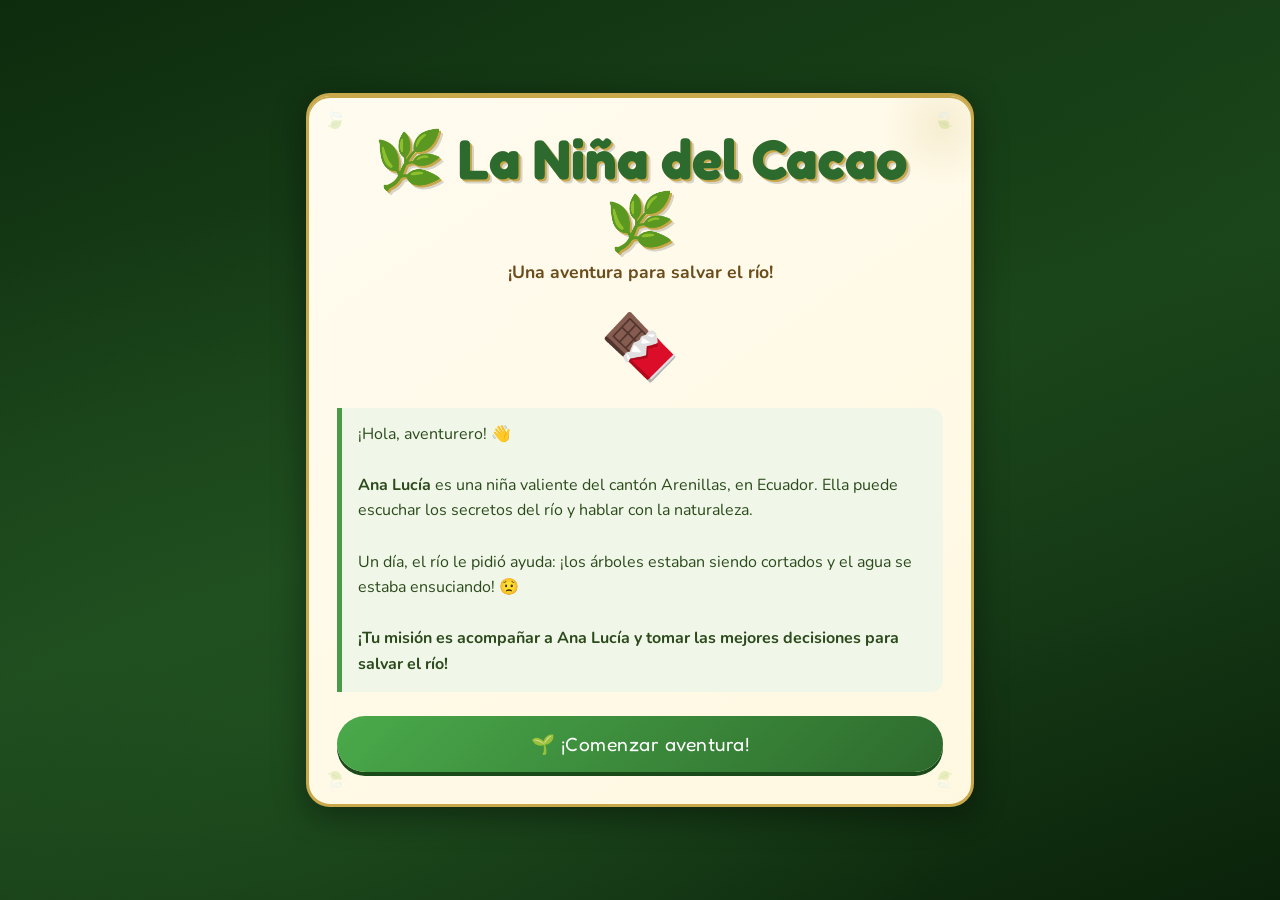
<file: juego1.html>
<!DOCTYPE html>
<html lang="es">
<head>
<meta charset="UTF-8">
<meta name="viewport" content="width=device-width, initial-scale=1.0">
<title>Juego 6 – La Niña del Cacao</title>
<style>
  @import url('https://fonts.googleapis.com/css2?family=Nunito:wght@400;700;900&family=Fredoka+One&display=swap');

  * { box-sizing: border-box; margin: 0; padding: 0; }

  body {
    font-family: 'Nunito', sans-serif;
    background: #1a3a1a;
    min-height: 100vh;
    display: flex;
    align-items: center;
    justify-content: center;
    overflow-x: hidden;
  }

  /* Animated background leaves */
  body::before {
    content: '';
    position: fixed;
    inset: 0;
    background:
      radial-gradient(ellipse at 20% 80%, rgba(34,85,34,0.6) 0%, transparent 50%),
      radial-gradient(ellipse at 80% 20%, rgba(20,60,20,0.5) 0%, transparent 50%),
      linear-gradient(160deg, #0d2b0d 0%, #1e4a1e 50%, #0a220a 100%);
    z-index: -1;
  }

  #app {
    width: 100%;
    max-width: 700px;
    padding: 16px;
  }

  /* ===== SCREENS ===== */
  .screen { display: none; }
  .screen.active { display: block; }

  /* ===== CARD ===== */
  .card {
    background: linear-gradient(145deg, #fffbef, #fff8e1);
    border-radius: 24px;
    padding: 32px 28px;
    box-shadow: 0 8px 32px rgba(0,0,0,0.4), 0 2px 0 #c8a84b inset;
    border: 3px solid #c8a84b;
    position: relative;
    overflow: hidden;
  }

  .card::before {
    content: '';
    position: absolute;
    top: -30px; right: -30px;
    width: 120px; height: 120px;
    background: radial-gradient(circle, rgba(200,168,75,0.15) 0%, transparent 70%);
    pointer-events: none;
  }

  /* ===== TITLE SCREEN ===== */
  .title-art {
    font-family: 'Fredoka One', cursive;
    font-size: clamp(2rem, 7vw, 3.5rem);
    color: #2d6a2d;
    text-align: center;
    line-height: 1.1;
    text-shadow: 2px 2px 0 #c8a84b, 4px 4px 0 rgba(0,0,0,0.15);
  }

  .title-sub {
    text-align: center;
    color: #6b4c1a;
    font-size: 1.1rem;
    font-weight: 700;
    margin: 8px 0 20px;
  }

  .cacao-emoji {
    font-size: 4rem;
    display: block;
    text-align: center;
    margin: 12px 0;
    animation: sway 3s ease-in-out infinite;
  }

  @keyframes sway {
    0%,100% { transform: rotate(-5deg); }
    50% { transform: rotate(5deg); }
  }

  .intro-text {
    background: #f0f7e8;
    border-left: 5px solid #4a9a4a;
    border-radius: 0 12px 12px 0;
    padding: 14px 16px;
    color: #2c4a1c;
    font-size: 1rem;
    line-height: 1.6;
    margin: 16px 0 24px;
  }

  /* ===== SCORE BAR ===== */
  .score-bar {
    display: flex;
    justify-content: space-between;
    align-items: center;
    background: #2d6a2d;
    border-radius: 50px;
    padding: 8px 20px;
    margin-bottom: 20px;
    color: #fff;
    font-weight: 700;
    font-size: 0.95rem;
  }

  .score-bar .hearts { color: #ff6b6b; font-size: 1.1rem; letter-spacing: 2px; }
  .score-bar .points { color: #ffd700; }

  /* ===== SCENE ===== */
  .scene-icon {
    font-size: 3.5rem;
    text-align: center;
    display: block;
    margin-bottom: 12px;
    animation: bounce 1s ease-in-out;
  }

  @keyframes bounce {
    0% { transform: scale(0.5); opacity: 0; }
    60% { transform: scale(1.1); }
    100% { transform: scale(1); opacity: 1; }
  }

  .scene-label {
    font-family: 'Fredoka One', cursive;
    font-size: 1.25rem;
    color: #2d6a2d;
    text-align: center;
    margin-bottom: 4px;
  }

  .scene-step {
    text-align: center;
    font-size: 0.82rem;
    color: #a07030;
    font-weight: 700;
    text-transform: uppercase;
    letter-spacing: 1px;
    margin-bottom: 16px;
  }

  .scene-text {
    font-size: 1.05rem;
    line-height: 1.7;
    color: #2c3e1a;
    background: #f5f9ec;
    border-radius: 14px;
    padding: 16px 18px;
    margin-bottom: 22px;
    border: 2px solid #b8d88a;
  }

  .scene-text strong { color: #2d6a2d; }

  /* ===== CHOICES ===== */
  .choices-label {
    font-weight: 900;
    color: #6b4c1a;
    font-size: 0.9rem;
    text-transform: uppercase;
    letter-spacing: 1px;
    margin-bottom: 10px;
  }

  .choices { display: flex; flex-direction: column; gap: 10px; }

  .choice-btn {
    background: linear-gradient(135deg, #3a8a3a, #2d6a2d);
    color: #fff;
    border: none;
    border-radius: 14px;
    padding: 14px 18px;
    font-family: 'Nunito', sans-serif;
    font-size: 1rem;
    font-weight: 700;
    cursor: pointer;
    text-align: left;
    transition: transform 0.15s, box-shadow 0.15s, background 0.15s;
    box-shadow: 0 4px 0 #1a4a1a;
    display: flex;
    align-items: center;
    gap: 12px;
  }

  .choice-btn:hover {
    transform: translateY(-2px);
    box-shadow: 0 6px 0 #1a4a1a;
    background: linear-gradient(135deg, #4aaa4a, #3a8a3a);
  }

  .choice-btn:active { transform: translateY(1px); box-shadow: 0 2px 0 #1a4a1a; }

  .choice-btn .choice-icon { font-size: 1.4rem; flex-shrink: 0; }

  /* ===== FEEDBACK ===== */
  .feedback {
    border-radius: 14px;
    padding: 16px 18px;
    margin-bottom: 18px;
    font-size: 1rem;
    font-weight: 700;
    line-height: 1.5;
    animation: fadein 0.4s ease;
  }

  @keyframes fadein { from { opacity:0; transform:translateY(8px); } to { opacity:1; transform:translateY(0); } }

  .feedback.good {
    background: #e6f7e6;
    border: 2px solid #4a9a4a;
    color: #1a4a1a;
  }

  .feedback.bad {
    background: #fff3e0;
    border: 2px solid #e07b20;
    color: #6b3a10;
  }

  .feedback-icon { font-size: 1.5rem; display: block; margin-bottom: 6px; }

  /* ===== BUTTON ===== */
  .btn {
    display: block;
    width: 100%;
    background: linear-gradient(135deg, #c8a84b, #a07030);
    color: #fff;
    border: none;
    border-radius: 50px;
    padding: 16px;
    font-family: 'Fredoka One', cursive;
    font-size: 1.2rem;
    cursor: pointer;
    text-align: center;
    box-shadow: 0 4px 0 #6b4c1a;
    transition: transform 0.15s, box-shadow 0.15s;
    letter-spacing: 0.5px;
  }

  .btn:hover { transform: translateY(-2px); box-shadow: 0 6px 0 #6b4c1a; }
  .btn:active { transform: translateY(1px); box-shadow: 0 2px 0 #6b4c1a; }
  .btn.green {
    background: linear-gradient(135deg, #4aaa4a, #2d6a2d);
    box-shadow: 0 4px 0 #1a4a1a;
  }
  .btn.green:hover { box-shadow: 0 6px 0 #1a4a1a; }
  .btn.green:active { box-shadow: 0 2px 0 #1a4a1a; }

  /* ===== PROGRESS ===== */
  .progress-row {
    display: flex;
    gap: 6px;
    margin-bottom: 20px;
    justify-content: center;
  }

  .progress-dot {
    width: 14px; height: 14px;
    border-radius: 50%;
    background: #c8d8a8;
    border: 2px solid #4a7a4a;
    transition: background 0.3s;
  }

  .progress-dot.done { background: #4aaa4a; }
  .progress-dot.current { background: #c8a84b; border-color: #a07030; }

  /* ===== RESULT SCREEN ===== */
  .result-title {
    font-family: 'Fredoka One', cursive;
    font-size: clamp(1.8rem, 6vw, 2.8rem);
    text-align: center;
    margin: 8px 0 4px;
  }

  .result-score {
    text-align: center;
    font-size: 1rem;
    color: #6b4c1a;
    margin-bottom: 16px;
    font-weight: 700;
  }

  .stars {
    text-align: center;
    font-size: 2.5rem;
    margin: 8px 0 16px;
    letter-spacing: 4px;
  }

  .result-msg {
    background: #f0f7e8;
    border-radius: 14px;
    padding: 16px;
    color: #2c4a1c;
    font-size: 1rem;
    line-height: 1.6;
    margin-bottom: 20px;
    border: 2px solid #b8d88a;
    text-align: center;
  }

  .medals {
    display: flex;
    justify-content: center;
    gap: 12px;
    flex-wrap: wrap;
    margin-bottom: 20px;
  }

  .medal {
    background: linear-gradient(135deg, #ffe066, #c8a84b);
    border-radius: 12px;
    padding: 8px 14px;
    font-size: 0.85rem;
    font-weight: 900;
    color: #5a3a00;
    border: 2px solid #a07030;
    display: flex;
    align-items: center;
    gap: 6px;
  }

  /* ===== DECORATIVE BORDER ===== */
  .leaf-border {
    position: absolute;
    font-size: 1.2rem;
    opacity: 0.2;
    pointer-events: none;
  }
  .leaf-border.tl { top: 10px; left: 14px; }
  .leaf-border.tr { top: 10px; right: 14px; transform: scaleX(-1); }
  .leaf-border.bl { bottom: 10px; left: 14px; transform: scaleY(-1); }
  .leaf-border.br { bottom: 10px; right: 14px; transform: scale(-1); }
</style>
</head>
<body>
<div id="app">

  <!-- ===== PANTALLA DE INICIO ===== -->
  <div id="screen-title" class="screen active">
    <div class="card">
      <span class="leaf-border tl">🍃</span>
      <span class="leaf-border tr">🍃</span>
      <span class="leaf-border bl">🍃</span>
      <span class="leaf-border br">🍃</span>
      <h1 class="title-art">🌿 La Niña del Cacao 🌿</h1>
      <p class="title-sub">¡Una aventura para salvar el río!</p>
      <span class="cacao-emoji">🍫</span>
      <div class="intro-text">
        ¡Hola, aventurero! 👋<br><br>
        <strong>Ana Lucía</strong> es una niña valiente del cantón Arenillas, en Ecuador. 
        Ella puede escuchar los secretos del río y hablar con la naturaleza.<br><br>
        Un día, el río le pidió ayuda: ¡los árboles estaban siendo cortados 
        y el agua se estaba ensuciando! 😟<br><br>
        <strong>¡Tu misión es acompañar a Ana Lucía y tomar las mejores decisiones para salvar el río!</strong>
      </div>
      <button class="btn green" onclick="startGame()">🌱 ¡Comenzar aventura!</button>
    </div>
  </div>

  <!-- ===== PANTALLA DE JUEGO ===== -->
  <div id="screen-game" class="screen">
    <div class="card">
      <span class="leaf-border tl">🍃</span>
      <span class="leaf-border tr">🍃</span>

      <div class="score-bar">
        <span class="hearts" id="hearts-display">❤️❤️❤️</span>
        <span>🌿 La Niña del Cacao</span>
        <span class="points">⭐ <span id="points-display">0</span> pts</span>
      </div>

      <div class="progress-row" id="progress-row"></div>

      <span class="scene-icon" id="scene-icon">🌊</span>
      <div class="scene-label" id="scene-label">Escena 1</div>
      <div class="scene-step" id="scene-step">Paso 1 de 6</div>

      <div class="scene-text" id="scene-text"></div>

      <div id="feedback-area"></div>

      <div class="choices-label" id="choices-label">¿Qué hace Ana Lucía?</div>
      <div class="choices" id="choices-area"></div>

      <div style="margin-top:16px;">
        <button class="btn" id="next-btn" onclick="nextScene()" style="display:none;">
          ¡Siguiente paso! →
        </button>
      </div>
    </div>
  </div>

  <!-- ===== PANTALLA DE RESULTADO ===== -->
  <div id="screen-result" class="screen">
    <div class="card">
      <span class="leaf-border tl">🍃</span>
      <span class="leaf-border tr">🍃</span>
      <span class="leaf-border bl">🍃</span>
      <span class="leaf-border br">🍃</span>
      <div id="result-content"></div>
      <button class="btn green" onclick="restartGame()">🔄 ¡Jugar de nuevo!</button>
    </div>
  </div>

</div>

<script>
// ===== DATOS DEL JUEGO =====
const scenes = [
  {
    icon: '🌅',
    label: 'El río Arenillas',
    text: 'Muy temprano en la mañana, <strong>Ana Lucía</strong> bajó descalza hasta el río Arenillas. El agua que antes era cristalina ahora bajaba turbia y lodosa. Los peces pequeños habían desaparecido. Ana Lucía puso su oído cerca del agua y escuchó algo increíble: el río estaba llorando.\n\n¿Qué debe hacer Ana Lucía primero?',
    choices: [
      { icon: '👂', text: 'Escuchar con calma y comprender el mensaje del río', good: true, points: 20, feedback: '¡Muy bien! 🌟 Ana Lucía escuchó con atención. El río le contó que los árboles del bosque estaban siendo cortados y que sus aguas se estaban ensuciando. ¡Escuchar es el primer paso para ayudar!' },
      { icon: '🏃', text: 'Salir corriendo asustada sin escuchar nada', good: false, points: 0, feedback: '¡Oh no! 😟 Si Ana Lucía corre sin escuchar, no sabrá qué le pasa al río. Siempre hay que detenerse y prestar atención cuando la naturaleza nos habla.' },
      { icon: '🪣', text: 'Sacar el agua con un balde para limpiarla ella sola', good: false, points: 5, feedback: 'Fue un intento valiente, pero un balde no es suficiente para limpiar todo un río. Lo más importante era escuchar para entender la verdadera causa del problema.' },
    ]
  },
  {
    icon: '🌳',
    label: 'El bosque seco',
    text: 'El río le susurró a Ana Lucía: <em>"Han cortado muchos árboles. Sin árboles, la tierra se cae al río y lo ensucia. Y sin árboles, el río se queda sin sombra y sin vida."</em>\n\nAna Lucía miró hacia el bosque y vio muchos tocones de árboles cortados. Su corazón se entristeció mucho. ¿Qué crees que debe hacer?',
    choices: [
      { icon: '🌱', text: 'Ir a buscar semillas para plantar árboles nuevos', good: true, points: 20, feedback: '¡Excelente idea! 🌟 Plantar árboles es una de las mejores formas de ayudar al río. Las raíces de los árboles sujetan la tierra y sus hojas dan sombra al agua. ¡Ana Lucía tomó la mejor decisión!' },
      { icon: '😢', text: 'Solo quedarse llorando sin hacer nada', good: false, points: 0, feedback: '😟 Está bien sentir tristeza, pero también hay que actuar. Llorar solo no ayuda al río. ¡Los problemas se resuelven con valentía y acción!' },
      { icon: '🪓', text: 'Cortar más árboles para hacer leña y venderla', good: false, points: 0, feedback: '¡Eso empeoraría el problema! 😱 Cortar más árboles haría que el río se ensuciara mucho más. Los árboles son amigos del río y debemos protegerlos.' },
    ]
  },
  {
    icon: '👴',
    label: 'El Espíritu del Monte',
    text: 'Ana Lucía subió al cerro El Tigre, un lugar sagrado donde, según la leyenda del pueblo, vivía el <strong>Espíritu Viejo del Monte</strong>, un sabio ancestral que protegía la vida del cantón.\n\nCuando llegó, el anciano espíritu la miró en silencio. Ana Lucía tenía los pies llenos de tierra y el corazón lleno de amor. ¿Cómo debe hablarle al espíritu?',
    choices: [
      { icon: '🙏', text: 'Con sinceridad, contándole la verdad desde el corazón', good: true, points: 20, feedback: '¡Perfecto! 🌟 El Espíritu del Monte se conmovió con las palabras sinceras de Ana Lucía. Los sabios no necesitan palabras complicadas, solo honestidad y amor. ¡El espíritu decidió ayudarla!' },
      { icon: '📣', text: 'Gritarle y exigirle que solucione todo', good: false, points: 0, feedback: '😬 No es buena idea gritar o exigir. Los ancianos y los sabios merecen respeto. Hablar con calma y sinceridad siempre funciona mejor.' },
      { icon: '🎁', text: 'Llevarle regalos costosos para que la ayude', good: false, points: 5, feedback: 'El Espíritu del Monte no necesita regalos materiales. Lo que le importa es que las personas amen y cuiden la naturaleza de verdad, no que traigan cosas.' },
    ]
  },
  {
    icon: '🏘️',
    label: 'La plaza del pueblo',
    text: 'A la mañana siguiente, Ana Lucía reunió a todos los vecinos en la <strong>plaza del pueblo</strong>. Muchos dudaban. Algunos pensaban que era solo una niña con su imaginación. Pero Ana Lucía recordó lo que el río le había dicho y se preparó para hablar.\n\n¿Cómo debe convencer a los vecinos?',
    choices: [
      { icon: '💬', text: 'Contarles lo que vio y sintió en el río con palabras claras', good: true, points: 20, feedback: '¡Muy bien! 🌟 Ana Lucía habló con calma y claridad. Les contó cómo el río ya no tenía peces, cómo el agua bajaba turbia, cómo los pájaros ya no cantaban como antes. Los vecinos comenzaron a recordar y a creerle.' },
      { icon: '😠', text: 'Enojarse con los que no le creen y discutir con ellos', good: false, points: 0, feedback: '😟 Enojarse hace que las personas se cierren y no quieran escuchar. La paciencia y la explicación tranquila son mucho más efectivas para convencer a otros.' },
      { icon: '🤫', text: 'No decir nada y esperar que alguien más lo solucione', good: false, points: 0, feedback: '¡Nooo! 😱 Si nadie habla, nadie sabrá del problema. Ana Lucía tiene una misión importante: ser la voz del río. ¡El silencio no salva bosques ni ríos!' },
    ]
  },
  {
    icon: '🌊',
    label: '¡Todos a trabajar!',
    text: 'Los vecinos del pueblo, al escuchar a Ana Lucía, comenzaron a recordar cómo era el río en su niñez: lleno de peces, limpio, con árboles que daban sombra. <strong>¡Decidieron unirse y actuar juntos!</strong>\n\nAhora hay que organizar el trabajo. ¿Cuál es la mejor forma de limpiar el río?',
    choices: [
      { icon: '🤝', text: 'Organizarse en grupos: unos limpian, otros plantan árboles', good: true, points: 20, feedback: '¡Brillante! 🌟 Trabajar en equipo organizado es mucho más efectivo. Un grupo recogió la basura del río, otro plantó árboles en las orillas, y otro cuidó que nadie tirara más desechos. ¡La comunidad es más fuerte unida!' },
      { icon: '💧', text: 'Solo echar agua limpia al río desde sus casas', good: false, points: 5, feedback: 'Eso no sería suficiente. Si no se limpian los desechos y no se plantan árboles, el río seguirá siendo contaminado. Hay que atacar el problema desde la raíz.' },
      { icon: '⏰', text: 'Esperar a que llueva para que el río se limpie solo', good: false, points: 0, feedback: '😟 La lluvia puede ayudar un poco, pero no resuelve el problema de fondo. Sin árboles, la lluvia arrastra más tierra al río. ¡Hay que tomar acción ahora!' },
    ]
  },
  {
    icon: '🌈',
    label: '¡El río vuelve a vivir!',
    text: 'Pasaron semanas de mucho trabajo. La comunidad plantó cientos de árboles, limpió las orillas del río y acordó no tirar más basura. Un día, <strong>Ana Lucía volvió al río</strong> y escuchó algo diferente: el agua cantaba feliz y cristalina. Los primeros peces volvieron a asomarse. Un pájaro azul se posó en su hombro.\n\nAna Lucía quiere enseñarles a los niños del pueblo a cuidar la naturaleza. ¿Cuál es la mejor manera?',
    choices: [
      { icon: '📖', text: 'Contarles la historia del río y llevarlos a conocerlo', good: true, points: 20, feedback: '🎉 ¡Lo lograron! Ana Lucía llevó a todos los niños al río. Les contó la historia, les mostró los árboles plantados, les enseñó a escuchar el agua. Así, la leyenda de la Niña del Cacao seguirá viva para siempre. 🌿🌊💚' },
      { icon: '📵', text: 'Decirles que la naturaleza es aburrida y que jueguen en casa', good: false, points: 0, feedback: '😢 ¡Qué pena! Si los niños no conocen la naturaleza, no aprenderán a amarla y protegerla. El futuro del río depende de que las nuevas generaciones lo cuiden.' },
      { icon: '🚧', text: 'Poner una cerca para que nadie se acerque al río', good: false, points: 5, feedback: 'Alejar a las personas no es la solución. Al contrario, cuando las personas conocen y aman un lugar, son las mejores guardianas. ¡La educación es más poderosa que una cerca!' },
    ]
  }
];

// ===== ESTADO =====
let currentScene = 0;
let points = 0;
let hearts = 3;
let answered = false;
let selectedGood = false;
let earnedMedals = [];

function startGame() {
  currentScene = 0;
  points = 0;
  hearts = 3;
  earnedMedals = [];
  showScreen('screen-game');
  renderScene();
}

function showScreen(id) {
  document.querySelectorAll('.screen').forEach(s => s.classList.remove('active'));
  document.getElementById(id).classList.add('active');
}

function renderScene() {
  answered = false;
  const s = scenes[currentScene];

  document.getElementById('scene-icon').textContent = s.icon;
  document.getElementById('scene-label').textContent = s.label;
  document.getElementById('scene-step').textContent = `Paso ${currentScene + 1} de ${scenes.length}`;
  document.getElementById('scene-text').innerHTML = s.text.replace(/\n/g, '<br>');
  document.getElementById('points-display').textContent = points;
  document.getElementById('hearts-display').textContent = '❤️'.repeat(hearts) + '🖤'.repeat(3 - hearts);
  document.getElementById('feedback-area').innerHTML = '';
  document.getElementById('next-btn').style.display = 'none';
  document.getElementById('choices-label').style.display = 'block';

  // Progress dots
  const row = document.getElementById('progress-row');
  row.innerHTML = '';
  scenes.forEach((_, i) => {
    const dot = document.createElement('div');
    dot.className = 'progress-dot' + (i < currentScene ? ' done' : i === currentScene ? ' current' : '');
    row.appendChild(dot);
  });

  // Choices
  const area = document.getElementById('choices-area');
  area.innerHTML = '';
  const shuffled = [...s.choices].sort(() => Math.random() - 0.5);
  shuffled.forEach((c, i) => {
    const btn = document.createElement('button');
    btn.className = 'choice-btn';
    btn.innerHTML = `<span class="choice-icon">${c.icon}</span> ${c.text}`;
    btn.onclick = () => selectChoice(c, btn);
    area.appendChild(btn);
  });
}

function selectChoice(choice, btn) {
  if (answered) return;
  answered = true;

  // Disable all buttons
  document.querySelectorAll('.choice-btn').forEach(b => {
    b.style.opacity = '0.5';
    b.style.cursor = 'default';
    b.onclick = null;
  });
  btn.style.opacity = '1';
  btn.style.background = choice.good
    ? 'linear-gradient(135deg, #2d8a2d, #1a5a1a)'
    : 'linear-gradient(135deg, #c85a1a, #8a3a0a)';

  if (choice.good) {
    points += choice.points;
    selectedGood = true;
  } else {
    hearts = Math.max(0, hearts - 1);
    points += choice.points;
    selectedGood = false;
  }

  document.getElementById('points-display').textContent = points;
  document.getElementById('hearts-display').textContent = '❤️'.repeat(hearts) + '🖤'.repeat(3 - hearts);

  // Feedback
  const fb = document.createElement('div');
  fb.className = 'feedback ' + (choice.good ? 'good' : 'bad');
  fb.innerHTML = `<span class="feedback-icon">${choice.good ? '🌟' : '💡'}</span>${choice.feedback}`;
  document.getElementById('feedback-area').appendChild(fb);

  document.getElementById('choices-label').style.display = 'none';

  // Next button
  const nextBtn = document.getElementById('next-btn');
  nextBtn.style.display = 'block';
  nextBtn.textContent = currentScene < scenes.length - 1 ? '¡Siguiente paso! →' : '🎉 ¡Ver resultado!';
}

function nextScene() {
  currentScene++;
  if (currentScene >= scenes.length) {
    showResult();
  } else {
    renderScene();
  }
}

function showResult() {
  showScreen('screen-result');

  const maxPoints = scenes.length * 20;
  const pct = points / maxPoints;

  let stars, title, color, msg;

  if (pct === 1) {
    stars = '⭐⭐⭐';
    title = '¡Eres un guardián del río!';
    color = '#2d6a2d';
    msg = '¡Tomaste todas las decisiones perfectas! Ana Lucía está muy orgullosa de ti. El río Arenillas vuelve a brillar gracias a tu sabiduría. ¡Eres un verdadero guardián de la naturaleza!';
    earnedMedals.push({ icon: '🏆', label: '¡Puntaje Perfecto!' });
  } else if (pct >= 0.7) {
    stars = '⭐⭐';
    title = '¡Muy buen guardián!';
    color = '#4a9a4a';
    msg = '¡Lo hiciste muy bien! Ayudaste a Ana Lucía a salvar el río. Cometiste algunos errores, pero lo importante es que aprendiste de ellos. ¡La naturaleza te lo agradece!';
  } else if (pct >= 0.4) {
    stars = '⭐';
    title = '¡Sigue aprendiendo!';
    color = '#a07030';
    msg = 'Ana Lucía necesita más ayuda. Intentaste salvar el río pero algunas decisiones no fueron las mejores. ¡Vuelve a intentarlo y aprende con cada paso!';
  } else {
    stars = '🌱';
    title = '¡Inténtalo de nuevo!';
    color = '#c85a1a';
    msg = 'El río todavía necesita mucha ayuda. ¡No te rindas! Cada intento es una oportunidad para aprender a cuidar la naturaleza mejor. ¡Ana Lucía confía en ti!';
  }

  if (hearts === 3) earnedMedals.push({ icon: '💚', label: 'Sin perder vidas' });
  if (points >= 100) earnedMedals.push({ icon: '🌊', label: 'Amigo del río' });

  const medalsHTML = earnedMedals.length > 0
    ? `<div class="medals">${earnedMedals.map(m => `<div class="medal">${m.icon} ${m.label}</div>`).join('')}</div>`
    : '';

  document.getElementById('result-content').innerHTML = `
    <div style="text-align:center; margin-bottom:12px;">
      <span style="font-size:3.5rem; animation: bounce 0.6s ease;">🌿</span>
    </div>
    <div class="result-title" style="color:${color};">${title}</div>
    <div class="result-score">Obtuviste <strong>${points}</strong> de ${maxPoints} puntos</div>
    <div class="stars">${stars}</div>
    <div class="result-msg">${msg}</div>
    ${medalsHTML}
    <div style="background:#f0f7e8; border-radius:12px; padding:14px; margin-bottom:20px; text-align:center; border: 2px solid #b8d88a; color:#2c4a1c; font-size:0.95rem; line-height:1.6;">
      <strong>🌍 ¿Sabías que...?</strong><br>
      Los árboles que crecen junto a los ríos se llaman <em>bosques de galería</em>. Sus raíces limpian el agua, sus hojas dan sombra, y en sus ramas viven muchos animales. ¡Protegerlos es cuidar la vida!
    </div>
  `;
}

function restartGame() {
  startGame();
}
</script>
</body>
</html>
</file>
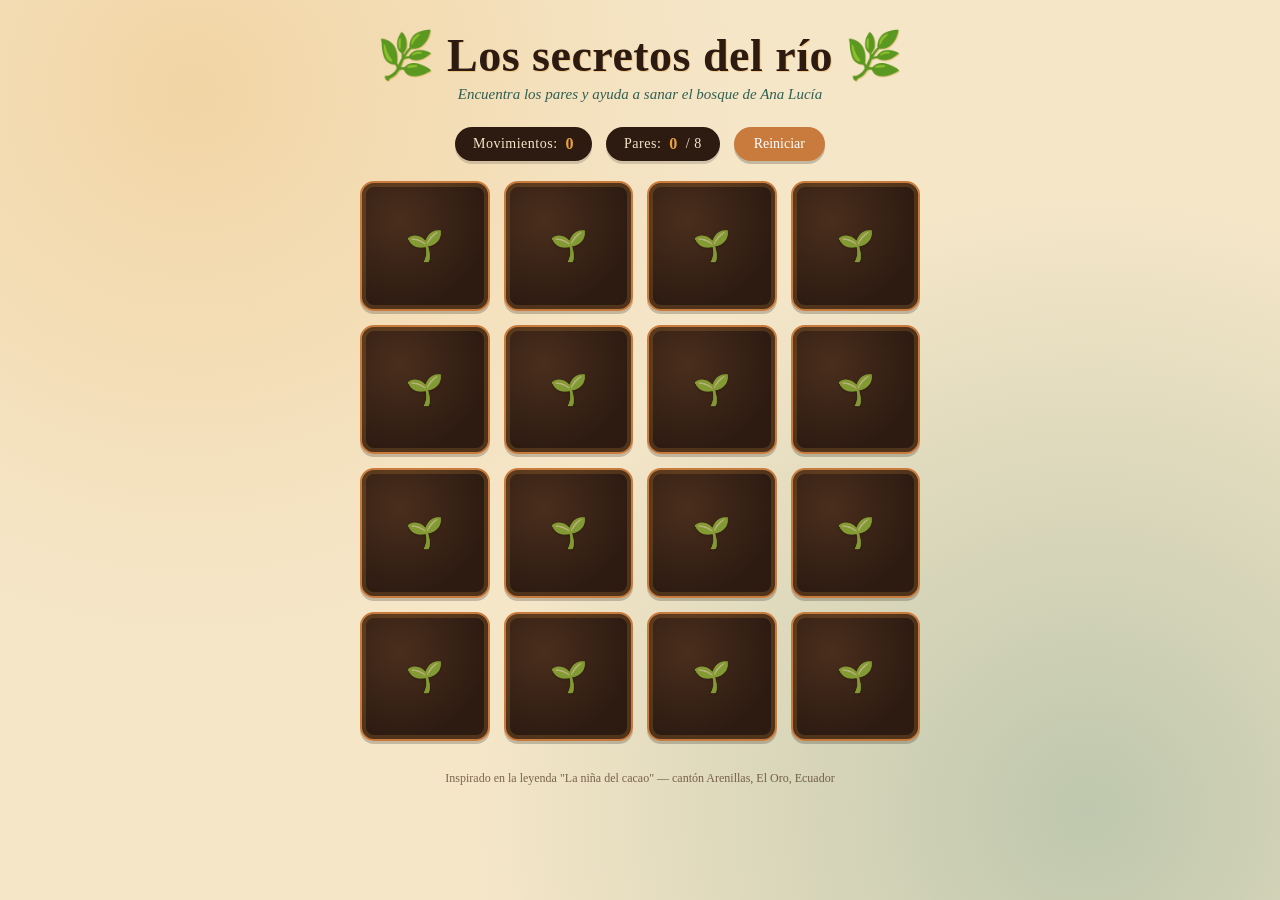
<file: juego2.html>
<!DOCTYPE html>
<html lang="es">
<head>
<meta charset="UTF-8">
<meta name="viewport" content="width=device-width, initial-scale=1.0">
<title>Los secretos del río — Juego de memoria</title>
<style>
  :root{
    --cacao:#2D1B12;
    --cacao-2:#4A2E1C;
    --arena:#F5E6C8;
    --arena-2:#EBD9AE;
    --rio:#1B6B5C;
    --rio-2:#0F4A3F;
    --terracota:#C97B3D;
    --dorado:#E8A23D;
    --tinta:#2A2017;
  }

  *{ box-sizing:border-box; }

  body{
    margin:0;
    min-height:100vh;
    background:
      radial-gradient(circle at 15% 10%, rgba(232,162,61,0.25), transparent 40%),
      radial-gradient(circle at 85% 90%, rgba(27,107,92,0.25), transparent 45%),
      var(--arena);
    font-family:'Iowan Old Style', 'Palatino Linotype', Georgia, serif;
    color:var(--tinta);
    display:flex;
    flex-direction:column;
    align-items:center;
    padding:28px 16px 60px;
  }

  .titulo-wrap{
    text-align:center;
    max-width:640px;
    margin-bottom:6px;
  }

  h1{
    font-family:'Papyrus', 'Marker Felt', 'Segoe Print', cursive;
    font-size:clamp(28px,5.5vw,46px);
    color:var(--cacao);
    margin:0 0 4px;
    letter-spacing:0.5px;
    text-shadow: 1px 1px 0 rgba(232,162,61,0.4);
  }

  .subtitulo{
    font-size:15px;
    color:var(--rio-2);
    font-style:italic;
    margin:0 0 18px;
    opacity:0.85;
  }

  .panel-info{
    display:flex;
    gap:14px;
    align-items:center;
    justify-content:center;
    flex-wrap:wrap;
    margin-bottom:20px;
  }

  .pastilla{
    background:var(--cacao);
    color:var(--arena);
    padding:8px 18px;
    border-radius:999px;
    font-size:14px;
    letter-spacing:0.5px;
    display:flex;
    gap:8px;
    align-items:center;
    box-shadow:0 3px 0 rgba(0,0,0,0.15);
  }

  .pastilla strong{ color:var(--dorado); font-size:16px; }

  button#reiniciar{
    background:var(--terracota);
    color:#fff;
    border:none;
    padding:9px 20px;
    border-radius:999px;
    font-size:14px;
    cursor:pointer;
    font-family:inherit;
    box-shadow:0 3px 0 rgba(0,0,0,0.2);
    transition:transform .12s ease, box-shadow .12s ease;
  }
  button#reiniciar:hover{ transform:translateY(-1px); }
  button#reiniciar:active{ transform:translateY(1px); box-shadow:0 1px 0 rgba(0,0,0,0.2); }
  button#reiniciar:focus-visible{ outline:3px solid var(--rio); outline-offset:2px; }

  .tablero{
    display:grid;
    grid-template-columns:repeat(4, 1fr);
    gap:14px;
    max-width:560px;
    width:100%;
  }

  .carta{
    aspect-ratio:1/1;
    perspective:800px;
    cursor:pointer;
  }

  .carta-interior{
    position:relative;
    width:100%;
    height:100%;
    transition:transform .5s cubic-bezier(.2,.8,.2,1);
    transform-style:preserve-3d;
  }

  .carta.volteada .carta-interior,
  .carta.encontrada .carta-interior{
    transform:rotateY(180deg);
  }

  .cara{
    position:absolute;
    inset:0;
    border-radius:14px;
    display:flex;
    align-items:center;
    justify-content:center;
    backface-visibility:hidden;
  }

  .cara-dorso{
    background:
      radial-gradient(circle at 30% 30%, var(--cacao-2), var(--cacao) 70%);
    border:2px solid var(--terracota);
    box-shadow: inset 0 0 0 4px rgba(232,162,61,0.18), 0 3px 0 rgba(0,0,0,0.2);
  }

  .cara-dorso::after{
    content:"🌱";
    font-size:clamp(20px,5vw,30px);
    opacity:0.75;
    filter: drop-shadow(0 1px 1px rgba(0,0,0,0.3));
  }

  .cara-frente{
    background:linear-gradient(135deg, var(--arena-2), #fff);
    border:2px solid var(--rio);
    transform:rotateY(180deg);
    font-size:clamp(28px,7vw,42px);
    flex-direction:column;
    gap:2px;
  }

  .cara-frente span.emoji{ line-height:1; }
  .cara-frente span.etiqueta{
    font-size:10px;
    color:var(--rio-2);
    font-family:Georgia, serif;
    letter-spacing:0.3px;
  }

  .carta.encontrada .cara-frente{
    background:linear-gradient(135deg, #d7ecd8, #fff);
    border-color:var(--dorado);
    animation: brillito .6s ease;
  }

  @keyframes brillito{
    0%{ box-shadow:0 0 0 0 rgba(232,162,61,0.6); }
    100%{ box-shadow:0 0 0 10px rgba(232,162,61,0); }
  }

  .carta:not(.volteada):not(.encontrada):hover .carta-interior{
    transform: translateY(-3px) rotateZ(-1deg);
  }

  .mensaje-final{
    display:none;
    max-width:520px;
    text-align:center;
    margin-top:26px;
    background:#fff;
    border:2px solid var(--rio);
    border-radius:16px;
    padding:22px 24px;
    box-shadow:0 6px 0 rgba(0,0,0,0.08);
  }

  .mensaje-final.visible{ display:block; animation: aparecer .5s ease; }

  @keyframes aparecer{
    from{ opacity:0; transform:translateY(10px); }
    to{ opacity:1; transform:translateY(0); }
  }

  .mensaje-final h2{
    font-family:'Papyrus','Segoe Print',cursive;
    color:var(--rio-2);
    margin:0 0 8px;
    font-size:22px;
  }

  .mensaje-final p{
    margin:0;
    font-size:15px;
    line-height:1.5;
    color:var(--tinta);
  }

  footer{
    margin-top:30px;
    font-size:12px;
    color:var(--cacao-2);
    opacity:0.7;
    text-align:center;
  }

  @media (max-width:380px){
    .tablero{ grid-template-columns:repeat(3,1fr); }
  }

  @media (prefers-reduced-motion: reduce){
    .carta-interior, .carta:hover .carta-interior{ transition:none; }
    .mensaje-final.visible{ animation:none; }
    .carta.encontrada .cara-frente{ animation:none; }
  }
</style>
</head>
<body>

  <div class="titulo-wrap">
    <h1>🌿 Los secretos del río 🌿</h1>
    <p class="subtitulo">Encuentra los pares y ayuda a sanar el bosque de Ana Lucía</p>
  </div>

  <div class="panel-info">
    <div class="pastilla">Movimientos: <strong id="contador-movimientos">0</strong></div>
    <div class="pastilla">Pares: <strong id="contador-pares">0</strong> / 8</div>
    <button id="reiniciar" type="button">Reiniciar</button>
  </div>

  <div class="tablero" id="tablero" role="grid" aria-label="Tablero de memoria"></div>

  <div class="mensaje-final" id="mensajeFinal">
    <h2>El río vuelve a hablar 🌊</h2>
    <p>Has encontrado todos los pares. Como Ana Lucía, escuchaste con paciencia y ayudaste a que la vida regresara al cantón Arenillas. El agua corre clara otra vez.</p>
  </div>

  <footer>Inspirado en la leyenda "La niña del cacao" — cantón Arenillas, El Oro, Ecuador</footer>

<script>
  const elementos = [
    { emoji: "🍫", etiqueta: "Cacao" },
    { emoji: "🌊", etiqueta: "El río" },
    { emoji: "🐟", etiqueta: "Los peces" },
    { emoji: "⛰️", etiqueta: "Cerro El Tigre" },
    { emoji: "🦜", etiqueta: "Loros" },
    { emoji: "🌳", etiqueta: "Guayacán" },
    { emoji: "💎", etiqueta: "Piedra antigua" },
    { emoji: "🌙", etiqueta: "Noche estrellada" },
  ];

  let primeraCarta = null;
  let segundaCarta = null;
  let bloqueoTablero = false;
  let movimientos = 0;
  let paresEncontrados = 0;

  const tablero = document.getElementById("tablero");
  const contadorMovimientos = document.getElementById("contador-movimientos");
  const contadorPares = document.getElementById("contador-pares");
  const mensajeFinal = document.getElementById("mensajeFinal");

  function barajar(array){
    const copia = [...array];
    for(let i = copia.length - 1; i > 0; i--){
      const j = Math.floor(Math.random() * (i + 1));
      [copia[i], copia[j]] = [copia[j], copia[i]];
    }
    return copia;
  }

  function crearTablero(){
    tablero.innerHTML = "";
    movimientos = 0;
    paresEncontrados = 0;
    primeraCarta = null;
    segundaCarta = null;
    bloqueoTablero = false;
    contadorMovimientos.textContent = "0";
    contadorPares.textContent = "0";
    mensajeFinal.classList.remove("visible");

    const mazo = barajar([...elementos, ...elementos]);

    mazo.forEach((item, indice) => {
      const carta = document.createElement("div");
      carta.className = "carta";
      carta.dataset.valor = item.etiqueta;
      carta.setAttribute("role", "button");
      carta.setAttribute("tabindex", "0");
      carta.setAttribute("aria-label", "Carta boca abajo");

      carta.innerHTML = `
        <div class="carta-interior">
          <div class="cara cara-dorso"></div>
          <div class="cara cara-frente">
            <span class="emoji">${item.emoji}</span>
            <span class="etiqueta">${item.etiqueta}</span>
          </div>
        </div>
      `;

      carta.addEventListener("click", () => manejarClicCarta(carta));
      carta.addEventListener("keydown", (e) => {
        if(e.key === "Enter" || e.key === " "){
          e.preventDefault();
          manejarClicCarta(carta);
        }
      });

      tablero.appendChild(carta);
    });
  }

  function manejarClicCarta(carta){
    if(bloqueoTablero) return;
    if(carta.classList.contains("volteada") || carta.classList.contains("encontrada")) return;

    carta.classList.add("volteada");
    carta.setAttribute("aria-label", "Carta: " + carta.dataset.valor);

    if(!primeraCarta){
      primeraCarta = carta;
      return;
    }

    segundaCarta = carta;
    bloqueoTablero = true;
    movimientos++;
    contadorMovimientos.textContent = movimientos;

    if(primeraCarta.dataset.valor === segundaCarta.dataset.valor){
      primeraCarta.classList.add("encontrada");
      segundaCarta.classList.add("encontrada");
      paresEncontrados++;
      contadorPares.textContent = paresEncontrados;
      reiniciarSeleccion();

      if(paresEncontrados === elementos.length){
        setTimeout(() => {
          mensajeFinal.classList.add("visible");
          mensajeFinal.scrollIntoView({ behavior: "smooth", block: "nearest" });
        }, 500);
      }
    } else {
      setTimeout(() => {
        primeraCarta.classList.remove("volteada");
        segundaCarta.classList.remove("volteada");
        primeraCarta.setAttribute("aria-label", "Carta boca abajo");
        segundaCarta.setAttribute("aria-label", "Carta boca abajo");
        reiniciarSeleccion();
      }, 900);
    }
  }

  function reiniciarSeleccion(){
    primeraCarta = null;
    segundaCarta = null;
    bloqueoTablero = false;
  }

  document.getElementById("reiniciar").addEventListener("click", crearTablero);

  crearTablero();
</script>

</body>
</html>
</file>
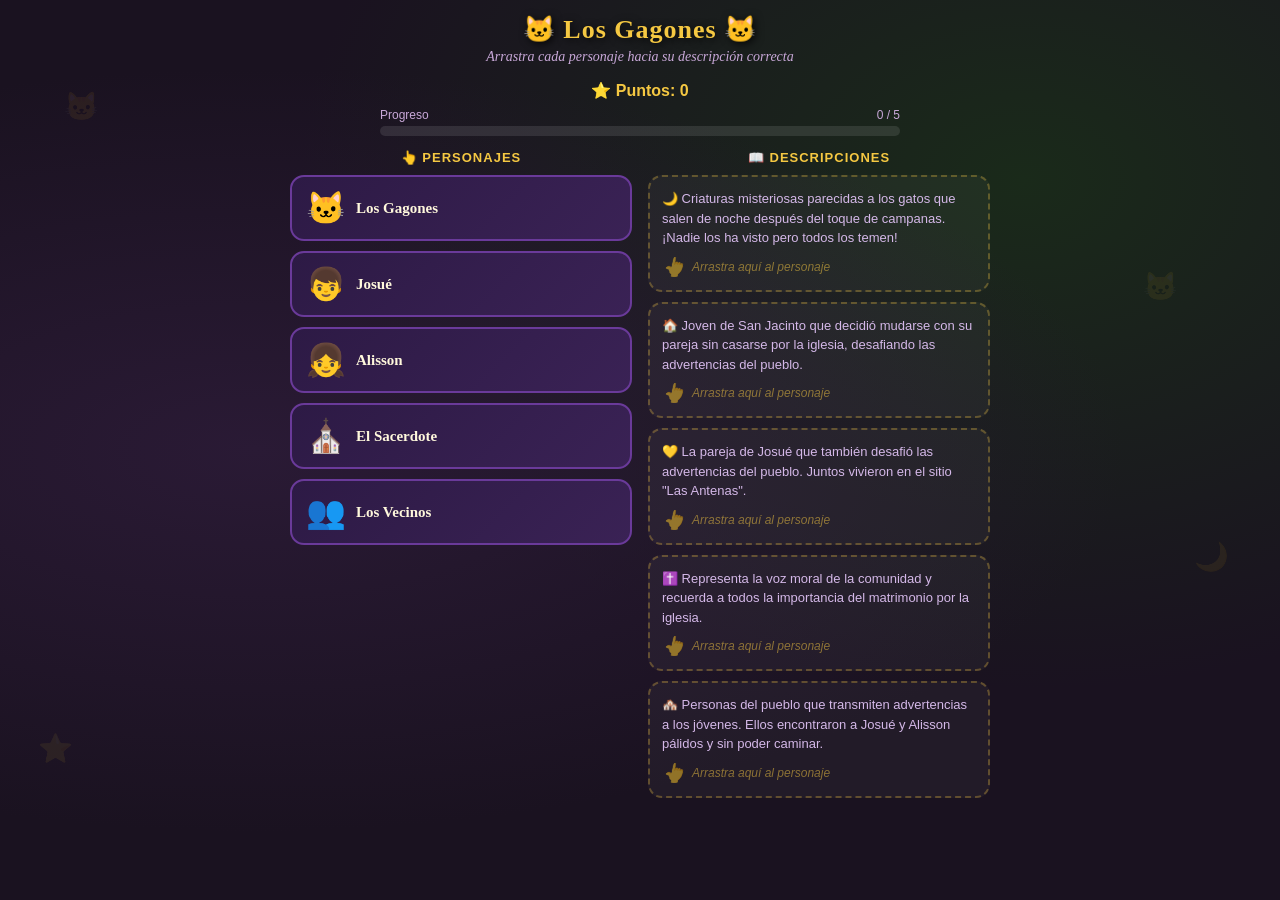
<file: juego3.html>
<!DOCTYPE html>
<html lang="es">
<head>
<meta charset="UTF-8">
<meta name="viewport" content="width=device-width, initial-scale=1.0">
<title>Los Gagones - Une a los personajes</title>
<style>
  * { box-sizing: border-box; margin: 0; padding: 0; }

  body {
    font-family: 'Georgia', serif;
    background: #1a1220;
    min-height: 100vh;
    padding: 14px;
    background-image: radial-gradient(ellipse at 20% 50%, #2a1a35 0%, transparent 60%),
                      radial-gradient(ellipse at 80% 20%, #1a2a1a 0%, transparent 50%);
  }

  h1 {
    text-align: center;
    color: #f5c842;
    font-size: clamp(18px, 4vw, 26px);
    margin-bottom: 4px;
    text-shadow: 2px 2px 8px rgba(0,0,0,0.8);
    letter-spacing: 1px;
  }

  .subtitulo {
    text-align: center;
    color: #c8a8d8;
    font-size: clamp(11px, 2.2vw, 14px);
    margin-bottom: 16px;
    font-style: italic;
  }

  .progreso-wrap {
    max-width: 520px;
    margin: 0 auto 14px;
  }

  .progreso-label {
    display: flex;
    justify-content: space-between;
    color: #c8a8d8;
    font-size: 12px;
    margin-bottom: 4px;
    font-family: Arial, sans-serif;
  }

  .progreso-bar {
    background: rgba(255,255,255,0.1);
    border-radius: 20px;
    height: 10px;
    overflow: hidden;
  }

  .progreso-fill {
    height: 100%;
    background: linear-gradient(90deg, #f5c842, #e8890c);
    border-radius: 20px;
    width: 0%;
    transition: width 0.5s ease;
  }

  .arena {
    max-width: 700px;
    margin: 0 auto;
    display: grid;
    grid-template-columns: 1fr 1fr;
    gap: 16px;
    align-items: start;
  }

  /* COLUMNA IZQUIERDA - personajes para arrastrar */
  .col-titulo {
    text-align: center;
    color: #f5c842;
    font-size: 13px;
    font-family: Arial, sans-serif;
    font-weight: 700;
    text-transform: uppercase;
    letter-spacing: 1px;
    margin-bottom: 10px;
  }

  .personaje {
    background: linear-gradient(135deg, #2d1a45, #3a2255);
    border: 2px solid #6a3a9a;
    border-radius: 14px;
    padding: 12px 14px;
    margin-bottom: 10px;
    cursor: grab;
    display: flex;
    align-items: center;
    gap: 10px;
    transition: transform 0.15s, box-shadow 0.15s, opacity 0.15s;
    user-select: none;
    touch-action: none;
  }

  .personaje:hover {
    transform: scale(1.04) translateY(-2px);
    box-shadow: 0 6px 20px rgba(106,58,154,0.5);
    border-color: #f5c842;
  }

  .personaje.arrastrando {
    opacity: 0.4;
    transform: scale(0.96);
  }

  .personaje.colocado {
    opacity: 0.3;
    pointer-events: none;
    border-color: #444;
    filter: grayscale(0.6);
  }

  .per-emoji { font-size: clamp(24px, 5vw, 32px); flex-shrink: 0; }

  .per-nombre {
    font-family: Georgia, serif;
    font-size: clamp(12px, 2.5vw, 15px);
    color: #fff8dc;
    font-weight: 700;
    line-height: 1.2;
  }

  /* COLUMNA DERECHA - zonas drop */
  .zona-drop {
    background: rgba(255,255,255,0.04);
    border: 2.5px dashed rgba(245,200,66,0.3);
    border-radius: 14px;
    padding: 12px;
    margin-bottom: 10px;
    min-height: 80px;
    transition: border-color 0.2s, background 0.2s;
    position: relative;
  }

  .zona-drop.sobre {
    border-color: #f5c842;
    background: rgba(245,200,66,0.08);
  }

  .zona-drop.correcto {
    border-color: #64dc82;
    border-style: solid;
    background: rgba(100,220,130,0.08);
  }

  .zona-drop.incorrecto {
    border-color: #dc5050;
    border-style: solid;
    background: rgba(220,80,80,0.1);
    animation: sacudir 0.4s;
  }

  @keyframes sacudir {
    0%,100%{transform:translateX(0)} 25%{transform:translateX(-6px)} 75%{transform:translateX(6px)}
  }

  .descripcion-texto {
    color: #d4b8e8;
    font-size: clamp(11px, 2vw, 13px);
    line-height: 1.5;
    font-family: Arial, sans-serif;
    margin-bottom: 8px;
  }

  .drop-placeholder {
    display: flex;
    align-items: center;
    gap: 8px;
    color: rgba(245,200,66,0.5);
    font-size: 12px;
    font-family: Arial, sans-serif;
    font-style: italic;
    margin-top: 4px;
  }

  .drop-placeholder span { font-size: 18px; }

  .respuesta-colocada {
    display: none;
    align-items: center;
    gap: 8px;
    background: rgba(255,255,255,0.07);
    border-radius: 8px;
    padding: 6px 10px;
    margin-top: 6px;
  }

  .respuesta-colocada .per-emoji { font-size: 20px; }
  .respuesta-colocada .per-nombre { font-size: 12px; color: #fff8dc; }

  /* FEEDBACK */
  .feedback-barra {
    max-width: 700px;
    margin: 12px auto 0;
    border-radius: 12px;
    padding: 10px 16px;
    text-align: center;
    font-size: clamp(12px, 2.5vw, 15px);
    font-family: Arial, sans-serif;
    font-weight: 600;
    min-height: 40px;
    transition: all 0.3s;
    color: transparent;
  }

  .feedback-barra.ok {
    background: rgba(100,220,130,0.15);
    color: #ccffdd;
    border: 1.5px solid rgba(100,220,130,0.4);
  }

  .feedback-barra.mal {
    background: rgba(220,80,80,0.15);
    color: #ffcccc;
    border: 1.5px solid rgba(220,80,80,0.3);
  }

  /* OVERLAY FINAL */
  .fin-overlay {
    display: none;
    position: fixed;
    inset: 0;
    background: rgba(0,0,0,0.85);
    align-items: center;
    justify-content: center;
    z-index: 100;
  }

  .fin-overlay.show { display: flex; }

  .fin-box {
    background: linear-gradient(135deg, #2d1a45, #1a2a1a);
    border: 3px solid #f5c842;
    border-radius: 20px;
    padding: 30px 36px;
    text-align: center;
    max-width: 340px;
    box-shadow: 0 0 40px rgba(245,200,66,0.3);
  }

  .fin-box .trofeo { font-size: 70px; display: block; margin-bottom: 10px; }
  .fin-box h2 { font-size: 24px; color: #f5c842; margin-bottom: 10px; }
  .fin-box p { color: #d4b8e8; font-size: 14px; line-height: 1.6; margin-bottom: 18px; font-family: Arial, sans-serif; }

  .fin-btn {
    background: #f5c842;
    color: #1a1220;
    border: none;
    border-radius: 24px;
    padding: 12px 30px;
    font-size: 15px;
    font-weight: 700;
    cursor: pointer;
    font-family: Arial, sans-serif;
    transition: transform 0.1s;
  }

  .fin-btn:hover { transform: scale(1.05); }

  /* FANTASMAS flotantes de fondo */
  .fantasma {
    position: fixed;
    font-size: 28px;
    opacity: 0.07;
    animation: flotar 6s ease-in-out infinite;
    pointer-events: none;
    z-index: 0;
  }

  @keyframes flotar {
    0%,100% { transform: translateY(0px) rotate(-5deg); }
    50% { transform: translateY(-20px) rotate(5deg); }
  }

  .puntos-hud {
    text-align: center;
    color: #f5c842;
    font-size: 16px;
    font-weight: 700;
    margin-bottom: 8px;
    font-family: Arial, sans-serif;
  }

  @media (max-width: 520px) {
    .arena { grid-template-columns: 1fr; }
  }
</style>
</head>
<body>

<!-- Fantasmas decorativos -->
<div class="fantasma" style="top:10%; left:5%; animation-delay:0s;">🐱</div>
<div class="fantasma" style="top:60%; right:4%; animation-delay:2s;">🌙</div>
<div class="fantasma" style="top:30%; right:8%; animation-delay:4s;">🐱</div>
<div class="fantasma" style="bottom:15%; left:3%; animation-delay:1s;">⭐</div>

<h1>🐱 Los Gagones 🐱</h1>
<p class="subtitulo">Arrastra cada personaje hacia su descripción correcta</p>

<div class="puntos-hud">⭐ Puntos: <span id="pts">0</span></div>

<div class="progreso-wrap">
  <div class="progreso-label">
    <span>Progreso</span>
    <span id="prog-txt">0 / 5</span>
  </div>
  <div class="progreso-bar"><div class="progreso-fill" id="prog-fill"></div></div>
</div>

<div class="arena">

  <!-- COLUMNA IZQUIERDA -->
  <div id="col-personajes">
    <div class="col-titulo">👆 Personajes</div>

    <div class="personaje" id="p-gagones" draggable="true" data-id="gagones"
         ontouchstart="iniciarTouch(event,this)" ontouchmove="moverTouch(event)" ontouchend="soltarTouch(event)">
      <span class="per-emoji">🐱</span>
      <span class="per-nombre">Los Gagones</span>
    </div>

    <div class="personaje" id="p-josue" draggable="true" data-id="josue"
         ontouchstart="iniciarTouch(event,this)" ontouchmove="moverTouch(event)" ontouchend="soltarTouch(event)">
      <span class="per-emoji">👦</span>
      <span class="per-nombre">Josué</span>
    </div>

    <div class="personaje" id="p-alisson" draggable="true" data-id="alisson"
         ontouchstart="iniciarTouch(event,this)" ontouchmove="moverTouch(event)" ontouchend="soltarTouch(event)">
      <span class="per-emoji">👧</span>
      <span class="per-nombre">Alisson</span>
    </div>

    <div class="personaje" id="p-sacerdote" draggable="true" data-id="sacerdote"
         ontouchstart="iniciarTouch(event,this)" ontouchmove="moverTouch(event)" ontouchend="soltarTouch(event)">
      <span class="per-emoji">⛪</span>
      <span class="per-nombre">El Sacerdote</span>
    </div>

    <div class="personaje" id="p-vecinos" draggable="true" data-id="vecinos"
         ontouchstart="iniciarTouch(event,this)" ontouchmove="moverTouch(event)" ontouchend="soltarTouch(event)">
      <span class="per-emoji">👥</span>
      <span class="per-nombre">Los Vecinos</span>
    </div>
  </div>

  <!-- COLUMNA DERECHA -->
  <div id="col-descripciones">
    <div class="col-titulo">📖 Descripciones</div>

    <div class="zona-drop" data-acepta="gagones"
         ondragover="event.preventDefault(); this.classList.add('sobre')"
         ondragleave="this.classList.remove('sobre')"
         ondrop="soltar(event, this)">
      <p class="descripcion-texto">🌙 Criaturas misteriosas parecidas a los gatos que salen de noche después del toque de campanas. ¡Nadie los ha visto pero todos los temen!</p>
      <div class="drop-placeholder"><span>👆</span> Arrastra aquí al personaje</div>
      <div class="respuesta-colocada" id="resp-gagones"></div>
    </div>

    <div class="zona-drop" data-acepta="josue"
         ondragover="event.preventDefault(); this.classList.add('sobre')"
         ondragleave="this.classList.remove('sobre')"
         ondrop="soltar(event, this)">
      <p class="descripcion-texto">🏠 Joven de San Jacinto que decidió mudarse con su pareja sin casarse por la iglesia, desafiando las advertencias del pueblo.</p>
      <div class="drop-placeholder"><span>👆</span> Arrastra aquí al personaje</div>
      <div class="respuesta-colocada" id="resp-josue"></div>
    </div>

    <div class="zona-drop" data-acepta="alisson"
         ondragover="event.preventDefault(); this.classList.add('sobre')"
         ondragleave="this.classList.remove('sobre')"
         ondrop="soltar(event, this)">
      <p class="descripcion-texto">💛 La pareja de Josué que también desafió las advertencias del pueblo. Juntos vivieron en el sitio "Las Antenas".</p>
      <div class="drop-placeholder"><span>👆</span> Arrastra aquí al personaje</div>
      <div class="respuesta-colocada" id="resp-alisson"></div>
    </div>

    <div class="zona-drop" data-acepta="sacerdote"
         ondragover="event.preventDefault(); this.classList.add('sobre')"
         ondragleave="this.classList.remove('sobre')"
         ondrop="soltar(event, this)">
      <p class="descripcion-texto">✝️ Representa la voz moral de la comunidad y recuerda a todos la importancia del matrimonio por la iglesia.</p>
      <div class="drop-placeholder"><span>👆</span> Arrastra aquí al personaje</div>
      <div class="respuesta-colocada" id="resp-sacerdote"></div>
    </div>

    <div class="zona-drop" data-acepta="vecinos"
         ondragover="event.preventDefault(); this.classList.add('sobre')"
         ondragleave="this.classList.remove('sobre')"
         ondrop="soltar(event, this)">
      <p class="descripcion-texto">🏘️ Personas del pueblo que transmiten advertencias a los jóvenes. Ellos encontraron a Josué y Alisson pálidos y sin poder caminar.</p>
      <div class="drop-placeholder"><span>👆</span> Arrastra aquí al personaje</div>
      <div class="respuesta-colocada" id="resp-vecinos"></div>
    </div>
  </div>
</div>

<div class="feedback-barra" id="feedback"></div>

<!-- FIN -->
<div class="fin-overlay" id="fin">
  <div class="fin-box">
    <span class="trofeo">🏆</span>
    <h2>¡Eres un experto!</h2>
    <p id="fin-msg"></p>
    <button class="fin-btn" onclick="reiniciar()">¡Jugar de nuevo!</button>
  </div>
</div>

<script>
var arrastrandoId = null;
var arrastrandoEl = null;
var correctos = 0;
var puntos = 0;
var total = 5;

var DATOS = {
  gagones:   { emoji: '🐱', nombre: 'Los Gagones' },
  josue:     { emoji: '👦', nombre: 'Josué' },
  alisson:   { emoji: '👧', nombre: 'Alisson' },
  sacerdote: { emoji: '⛪', nombre: 'El Sacerdote' },
  vecinos:   { emoji: '👥', nombre: 'Los Vecinos' },
};

// ── DRAG & DROP escritorio ──
document.querySelectorAll('.personaje').forEach(function(el) {
  el.addEventListener('dragstart', function(e) {
    arrastrandoId = this.dataset.id;
    arrastrandoEl = this;
    setTimeout(() => this.classList.add('arrastrando'), 0);
  });
  el.addEventListener('dragend', function() {
    this.classList.remove('arrastrando');
  });
});

function soltar(e, zona) {
  e.preventDefault();
  zona.classList.remove('sobre');
  if (!arrastrandoId) return;
  verificar(arrastrandoId, arrastrandoEl, zona);
}

// ── TOUCH (móvil) ──
var touchEl = null;
var ghostEl = null;
var offsetX = 0, offsetY = 0;

function iniciarTouch(e, el) {
  if (el.classList.contains('colocado')) return;
  touchEl = el;
  arrastrandoId = el.dataset.id;
  arrastrandoEl = el;
  var t = e.touches[0];
  var rect = el.getBoundingClientRect();
  offsetX = t.clientX - rect.left;
  offsetY = t.clientY - rect.top;

  ghostEl = el.cloneNode(true);
  ghostEl.style.cssText = 'position:fixed; pointer-events:none; z-index:9999; opacity:0.85; transition:none; width:' + rect.width + 'px;';
  ghostEl.style.left = (t.clientX - offsetX) + 'px';
  ghostEl.style.top  = (t.clientY - offsetY) + 'px';
  document.body.appendChild(ghostEl);
  el.classList.add('arrastrando');
  e.preventDefault();
}

function moverTouch(e) {
  if (!ghostEl) return;
  var t = e.touches[0];
  ghostEl.style.left = (t.clientX - offsetX) + 'px';
  ghostEl.style.top  = (t.clientY - offsetY) + 'px';

  document.querySelectorAll('.zona-drop').forEach(function(z) {
    var r = z.getBoundingClientRect();
    if (t.clientX >= r.left && t.clientX <= r.right && t.clientY >= r.top && t.clientY <= r.bottom) {
      z.classList.add('sobre');
    } else {
      z.classList.remove('sobre');
    }
  });
  e.preventDefault();
}

function soltarTouch(e) {
  if (!ghostEl) return;
  var t = e.changedTouches[0];
  document.body.removeChild(ghostEl);
  ghostEl = null;
  if (touchEl) touchEl.classList.remove('arrastrando');

  var zonaDestino = null;
  document.querySelectorAll('.zona-drop').forEach(function(z) {
    z.classList.remove('sobre');
    var r = z.getBoundingClientRect();
    if (t.clientX >= r.left && t.clientX <= r.right && t.clientY >= r.top && t.clientY <= r.bottom) {
      zonaDestino = z;
    }
  });

  if (zonaDestino) {
    verificar(arrastrandoId, arrastrandoEl, zonaDestino);
  }
  touchEl = null;
  arrastrandoId = null;
  arrastrandoEl = null;
}

// ── VERIFICACIÓN ──
function verificar(id, elPersonaje, zona) {
  var acepta = zona.dataset.acepta;
  var fb = document.getElementById('feedback');

  if (zona.classList.contains('correcto')) return; // ya está llena

  if (id === acepta) {
    // CORRECTO
    zona.classList.add('correcto');
    var d = DATOS[id];
    var respDiv = document.getElementById('resp-' + id);
    respDiv.innerHTML = '<span class="per-emoji">' + d.emoji + '</span><span class="per-nombre">¡' + d.nombre + '! ✓</span>';
    respDiv.style.display = 'flex';
    zona.querySelector('.drop-placeholder').style.display = 'none';

    elPersonaje.classList.add('colocado');

    correctos++;
    puntos += 20;
    document.getElementById('pts').textContent = puntos;
    document.getElementById('prog-txt').textContent = correctos + ' / ' + total;
    document.getElementById('prog-fill').style.width = (correctos / total * 100) + '%';

    fb.textContent = '¡Muy bien! ' + d.nombre + ' va ahí. 🌟';
    fb.className = 'feedback-barra ok';

    if (correctos === total) {
      setTimeout(ganar, 700);
    }
  } else {
    // INCORRECTO
    zona.classList.add('incorrecto');
    setTimeout(() => zona.classList.remove('incorrecto'), 600);
    fb.textContent = '¡Ese no es! Piensa bien quién hace eso en la leyenda 🤔';
    fb.className = 'feedback-barra mal';
  }

  setTimeout(() => { fb.className = 'feedback-barra'; }, 2800);
}

function ganar() {
  var msg = '¡Uniste a todos los personajes de Los Gagones correctamente! ';
  if (puntos === 100) msg += '¡Puntuación perfecta de 100 puntos! Eres un verdadero conocedor de la leyenda. 🐱🌙';
  else msg += 'Conseguiste ' + puntos + ' puntos. ¡La leyenda de San Jacinto ya no tiene secretos para ti!';
  document.getElementById('fin-msg').textContent = msg;
  document.getElementById('fin').classList.add('show');
}

function reiniciar() {
  correctos = 0; puntos = 0;
  document.getElementById('pts').textContent = '0';
  document.getElementById('prog-txt').textContent = '0 / ' + total;
  document.getElementById('prog-fill').style.width = '0%';
  document.getElementById('fin').classList.remove('show');
  document.getElementById('feedback').className = 'feedback-barra';

  document.querySelectorAll('.personaje').forEach(function(el) {
    el.classList.remove('colocado', 'arrastrando');
  });
  document.querySelectorAll('.zona-drop').forEach(function(z) {
    z.classList.remove('correcto', 'incorrecto', 'sobre');
    z.querySelector('.drop-placeholder').style.display = 'flex';
    var id = z.dataset.acepta;
    var r = document.getElementById('resp-' + id);
    r.style.display = 'none';
    r.innerHTML = '';
  });
}
</script>
</body>
</html>
</file>
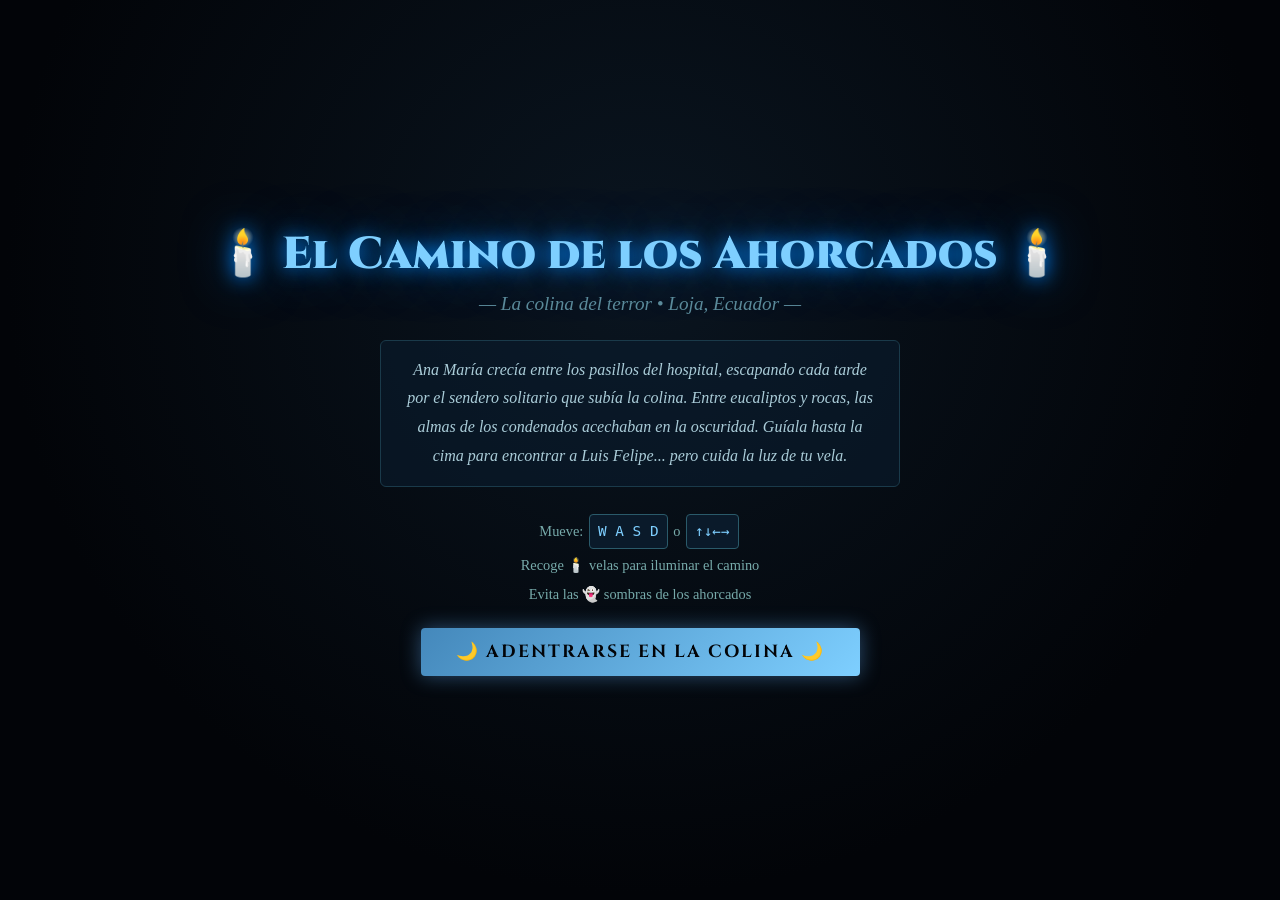
<file: juego4.html>
<!DOCTYPE html>
<html lang="es">
<head>
<meta charset="UTF-8">
<meta name="viewport" content="width=device-width, initial-scale=1.0">
<title>El Camino de los Ahorcados</title>
<style>
  @import url('https://fonts.googleapis.com/css2?family=Cinzel:wght@400;700;900&family=IM+Fell+English:ital@0;1&display=swap');

  * { margin: 0; padding: 0; box-sizing: border-box; }

  body {
    background: #020408;
    font-family: 'IM Fell English', serif;
    overflow: hidden;
    height: 100vh;
    display: flex;
    flex-direction: column;
    align-items: center;
    justify-content: center;
  }

  #pantalla-inicio, #pantalla-fin {
    position: absolute;
    inset: 0;
    display: flex;
    flex-direction: column;
    align-items: center;
    justify-content: center;
    background: radial-gradient(ellipse at 50% 30%, #0a1520 0%, #020408 70%);
    z-index: 100;
    text-align: center;
    padding: 20px;
  }

  #pantalla-fin { display: none; }

  .titulo-juego {
    font-family: 'Cinzel', serif;
    font-size: clamp(1.4rem, 3.5vw, 2.8rem);
    font-weight: 900;
    color: #7ecfff;
    text-shadow: 0 0 20px #0088ff, 0 0 50px #004488;
    margin-bottom: 8px;
    animation: titilar 3s ease-in-out infinite;
  }

  @keyframes titilar {
    0%, 100% { opacity: 1; }
    50% { opacity: 0.85; text-shadow: 0 0 30px #00aaff, 0 0 70px #0066ff; }
  }

  .subtitulo {
    color: #5a8a9a;
    font-style: italic;
    font-size: clamp(0.85rem, 1.8vw, 1.2rem);
    margin-bottom: 25px;
  }

  .historia-texto {
    color: #aaccd8;
    font-size: clamp(0.8rem, 1.5vw, 1rem);
    max-width: 520px;
    line-height: 1.8;
    margin-bottom: 25px;
    border: 1px solid #1a3a4a;
    padding: 15px 20px;
    border-radius: 6px;
    background: rgba(10, 30, 50, 0.5);
    font-style: italic;
  }

  .instrucciones {
    color: #7aa;
    font-size: 0.9rem;
    margin-bottom: 20px;
    line-height: 2;
  }

  .instrucciones span {
    display: inline-block;
    background: #0a1a2a;
    border: 1px solid #2a5a6a;
    border-radius: 4px;
    padding: 2px 8px;
    margin: 2px;
    color: #7ecfff;
    font-family: monospace;
  }

  .btn-jugar {
    font-family: 'Cinzel', serif;
    font-size: 1.1rem;
    font-weight: 700;
    color: #020408;
    background: linear-gradient(135deg, #4488bb, #7ecfff);
    border: none;
    padding: 12px 35px;
    border-radius: 4px;
    cursor: pointer;
    transition: all 0.2s;
    box-shadow: 0 0 20px rgba(100, 180, 255, 0.4);
    letter-spacing: 2px;
  }

  .btn-jugar:hover {
    transform: scale(1.05);
    box-shadow: 0 0 35px rgba(100, 180, 255, 0.7);
  }

  #game-container {
    position: relative;
    width: 100vw;
    height: 100vh;
  }

  #gameCanvas {
    display: block;
    width: 100%;
    height: 100%;
  }

  #hud {
    position: absolute;
    top: 10px;
    left: 0;
    right: 0;
    display: flex;
    justify-content: space-between;
    padding: 0 15px;
    pointer-events: none;
    z-index: 10;
  }

  .hud-item {
    font-family: 'Cinzel', serif;
    color: #7ecfff;
    font-size: clamp(0.75rem, 1.8vw, 1rem);
    text-shadow: 0 0 8px #0088ff;
    background: rgba(2, 4, 8, 0.8);
    padding: 5px 12px;
    border-radius: 4px;
    border: 1px solid #1a3a5a;
  }

  #narrativa {
    position: absolute;
    bottom: 80px;
    left: 50%;
    transform: translateX(-50%);
    font-family: 'IM Fell English', serif;
    font-style: italic;
    color: #aaccd8;
    font-size: clamp(0.8rem, 1.8vw, 1rem);
    text-align: center;
    pointer-events: none;
    z-index: 10;
    background: rgba(2, 4, 8, 0.85);
    padding: 10px 20px;
    border-radius: 6px;
    border: 1px solid #1a3a5a;
    max-width: 70%;
    display: none;
  }

  #controles-movil {
    position: absolute;
    bottom: 15px;
    left: 0;
    right: 0;
    display: none;
    justify-content: space-between;
    padding: 0 20px;
    z-index: 10;
  }

  .btn-ctrl {
    background: rgba(100, 180, 255, 0.15);
    border: 2px solid #4488bb;
    color: #7ecfff;
    font-size: 1.3rem;
    width: 55px;
    height: 55px;
    border-radius: 50%;
    cursor: pointer;
    display: flex;
    align-items: center;
    justify-content: center;
    user-select: none;
    touch-action: manipulation;
  }

  .resultado-titulo {
    font-family: 'Cinzel', serif;
    font-size: clamp(1.3rem, 3.5vw, 2.2rem);
    font-weight: 900;
    margin-bottom: 15px;
  }

  .resultado-titulo.victoria { color: #7ecfff; text-shadow: 0 0 25px #00aaff; }
  .resultado-titulo.derrota { color: #ff4444; text-shadow: 0 0 25px #ff0000; }

  .resultado-texto {
    color: #aaccd8;
    font-style: italic;
    font-size: 1rem;
    max-width: 480px;
    margin-bottom: 25px;
    line-height: 1.8;
  }

  @media (max-width: 768px) {
    #controles-movil { display: flex; }
  }
</style>
</head>
<body>

<div id="pantalla-inicio">
  <div class="titulo-juego">🕯️ El Camino de los Ahorcados 🕯️</div>
  <div class="subtitulo">— La colina del terror • Loja, Ecuador —</div>
  <div class="historia-texto">
    Ana María crecía entre los pasillos del hospital, escapando cada tarde por el sendero solitario que subía la colina. Entre eucaliptos y rocas, las almas de los condenados acechaban en la oscuridad. Guíala hasta la cima para encontrar a Luis Felipe... pero cuida la luz de tu vela.
  </div>
  <div class="instrucciones">
    Mueve: <span>W A S D</span> o <span>↑↓←→</span><br>
    Recoge 🕯️ velas para iluminar el camino<br>
    Evita las 👻 sombras de los ahorcados
  </div>
  <button class="btn-jugar" onclick="iniciarJuego()">🌙 ADENTRARSE EN LA COLINA 🌙</button>
</div>

<div id="pantalla-fin">
  <div class="resultado-titulo" id="resultado-titulo">¡ESCAPASTE!</div>
  <div class="resultado-texto" id="resultado-texto"></div>
  <div style="font-size: 2.5rem; margin-bottom: 20px;" id="resultado-emoji">🌙</div>
  <button class="btn-jugar" onclick="reiniciar()">🔄 VOLVER A LA COLINA</button>
</div>

<div id="game-container" style="display:none;">
  <canvas id="gameCanvas"></canvas>
  <div id="hud">
    <div class="hud-item">🕯️ Luz: <span id="luz-txt">100</span>%</div>
    <div class="hud-item">💙 <span id="velas-txt">0</span>/6 velas</div>
    <div class="hud-item">👻 <span id="nivel-txt">Nivel 1</span></div>
  </div>
  <div id="narrativa"></div>
  <div id="controles-movil">
    <div style="display:grid; grid-template-columns: repeat(3,55px); grid-template-rows: repeat(2,55px); gap:5px;">
      <div></div>
      <button class="btn-ctrl" id="btn-arr">▲</button>
      <div></div>
      <button class="btn-ctrl" id="btn-izq">◀</button>
      <button class="btn-ctrl" id="btn-aba">▼</button>
      <button class="btn-ctrl" id="btn-der">▶</button>
    </div>
    <div style="width:55px;"></div>
  </div>
</div>

<script>
const canvas = document.getElementById('gameCanvas');
const ctx = canvas.getContext('2d');

let W, H;
let juegoActivo = false;
let animId;

// Estado
let jugador, fantasmas, velas, arboles, rocas;
let luz, velasRecogidas, nivel;
let teclado = {};
let touchArr=false,touchAbj=false,touchIzq=false,touchDer=false;
let narrativaTimer = 0;
let camX = 0, camY = 0;

const MUNDO_W = 2400;
const MUNDO_H = 1600;
const NARRATIVAS = [
  '"El viento entre los eucaliptos susurraba nombres olvidados..."',
  '"Ana María sentía que alguien la observaba desde las sombras..."',
  '"Los ahorcados vagan por este sendero desde hace siglos..."',
  '"Una vela encendida es lo único que mantiene las sombras a raya..."',
  '"Luis Felipe... ¿dónde estás entre esta oscuridad?"',
  '"El hospital quedaba lejos. Solo el camino y la niebla..."',
];
let narrativaIdx = 0;

function resize() {
  W = canvas.width = window.innerWidth;
  H = canvas.height = window.innerHeight;
}

function iniciarJuego() {
  document.getElementById('pantalla-inicio').style.display = 'none';
  document.getElementById('pantalla-fin').style.display = 'none';
  document.getElementById('game-container').style.display = 'block';
  resize();
  reiniciarEstado();
  juegoActivo = true;
  // Narrativa periódica
  if (window._narInterval) clearInterval(window._narInterval);
  window._narInterval = setInterval(() => {
    if (!juegoActivo) return;
    mostrarNarrativa(NARRATIVAS[narrativaIdx % NARRATIVAS.length]);
    narrativaIdx++;
  }, 8000);
  loop();
}

function reiniciarEstado() {
  luz = 100;
  velasRecogidas = 0;
  nivel = 1;
  narrativaIdx = 0;

  jugador = {
    x: 200, y: MUNDO_H / 2,
    w: 20, h: 28,
    vx: 0, vy: 0,
    anim: 0, miraDer: true
  };

  // Meta (cima de la colina)
  // Velas esparcidas por el mapa
  velas = [];
  for (let i = 0; i < 6; i++) {
    velas.push({
      x: 300 + Math.random() * (MUNDO_W - 500),
      y: 100 + Math.random() * (MUNDO_H - 200),
      recogida: false,
      anim: Math.random() * Math.PI * 2,
      parpadeo: Math.random()
    });
  }

  // Árboles (eucaliptos)
  arboles = [];
  for (let i = 0; i < 60; i++) {
    arboles.push({
      x: Math.random() * MUNDO_W,
      y: Math.random() * MUNDO_H,
      h: 60 + Math.random() * 80,
      w: 12 + Math.random() * 10,
      swayOffset: Math.random() * Math.PI * 2
    });
  }

  // Rocas
  rocas = [];
  for (let i = 0; i < 30; i++) {
    rocas.push({
      x: Math.random() * MUNDO_W,
      y: Math.random() * MUNDO_H,
      r: 8 + Math.random() * 20
    });
  }

  // Fantasmas
  fantasmas = [];
  for (let i = 0; i < 4; i++) {
    fantasmas.push(crearFantasma());
  }

  camX = jugador.x - W / 2;
  camY = jugador.y - H / 2;
  actualizarHUD();
}

function crearFantasma() {
  return {
    x: MUNDO_W * 0.3 + Math.random() * MUNDO_W * 0.6,
    y: Math.random() * MUNDO_H,
    vx: (Math.random() - 0.5) * 1.2,
    vy: (Math.random() - 0.5) * 1.2,
    r: 18 + Math.random() * 12,
    anim: Math.random() * Math.PI * 2,
    opacidad: 0.3 + Math.random() * 0.5,
    tipo: Math.random() < 0.5 ? 'flotante' : 'perseguidor'
  };
}

function reiniciar() {
  if (animId) cancelAnimationFrame(animId);
  clearInterval(window._narInterval);
  document.getElementById('pantalla-fin').style.display = 'none';
  iniciarJuego();
}

function actualizarHUD() {
  document.getElementById('luz-txt').textContent = Math.round(luz);
  document.getElementById('velas-txt').textContent = velasRecogidas;
  document.getElementById('nivel-txt').textContent = `Nivel ${nivel}`;
}

function mostrarNarrativa(txt) {
  const el = document.getElementById('narrativa');
  el.textContent = txt;
  el.style.display = 'block';
  clearTimeout(window._narTO);
  window._narTO = setTimeout(() => el.style.display = 'none', 4000);
}

// Input
window.addEventListener('keydown', e => { teclado[e.code] = true; });
window.addEventListener('keyup', e => { teclado[e.code] = false; });

['btn-arr','btn-aba','btn-izq','btn-der'].forEach(id => {
  const btn = document.getElementById(id);
  btn.addEventListener('touchstart', e => { e.preventDefault();
    if(id==='btn-arr') touchArr=true;
    if(id==='btn-aba') touchAbj=true;
    if(id==='btn-izq') touchIzq=true;
    if(id==='btn-der') touchDer=true;
  });
  btn.addEventListener('touchend', e => { e.preventDefault();
    if(id==='btn-arr') touchArr=false;
    if(id==='btn-aba') touchAbj=false;
    if(id==='btn-izq') touchIzq=false;
    if(id==='btn-der') touchDer=false;
  });
});

function update() {
  if (!juegoActivo) return;

  const vel = 2.5 + velasRecogidas * 0.3;
  const arr = teclado['ArrowUp'] || teclado['KeyW'] || touchArr;
  const abj = teclado['ArrowDown'] || teclado['KeyS'] || touchAbj;
  const izq = teclado['ArrowLeft'] || teclado['KeyA'] || touchIzq;
  const der = teclado['ArrowRight'] || teclado['KeyD'] || touchDer;

  jugador.vx = 0; jugador.vy = 0;
  if (arr) jugador.vy = -vel;
  if (abj) jugador.vy = vel;
  if (izq) { jugador.vx = -vel; jugador.miraDer = false; }
  if (der) { jugador.vx = vel; jugador.miraDer = true; }

  // Diagonal normalizada
  if (jugador.vx !== 0 && jugador.vy !== 0) {
    jugador.vx *= 0.707;
    jugador.vy *= 0.707;
  }

  jugador.x += jugador.vx;
  jugador.y += jugador.vy;

  // Límites mundo
  jugador.x = Math.max(10, Math.min(MUNDO_W - 10, jugador.x));
  jugador.y = Math.max(10, Math.min(MUNDO_H - 10, jugador.y));

  // Colisión árboles
  for (const a of arboles) {
    const dx = jugador.x - (a.x + a.w/2);
    const dy = jugador.y - (a.y + a.h);
    const dist = Math.sqrt(dx*dx + dy*dy);
    if (dist < a.w * 0.8) {
      jugador.x -= jugador.vx;
      jugador.y -= jugador.vy;
    }
  }

  // Animación
  jugador.anim += 0.15;

  // Cámara suave
  camX += (jugador.x - W/2 - camX) * 0.1;
  camY += (jugador.y - H/2 - camY) * 0.1;
  camX = Math.max(0, Math.min(MUNDO_W - W, camX));
  camY = Math.max(0, Math.min(MUNDO_H - H, camY));

  // Luz decrece
  const decrece = 0.015 + (fantasmas.filter(f => distancia(jugador, f) < 150).length * 0.02);
  luz -= decrece;
  luz = Math.max(0, Math.min(100, luz));
  actualizarHUD();

  if (luz <= 0) terminarJuego(false, 'luz');

  // Velas
  for (const v of velas) {
    v.anim += 0.03;
    v.parpadeo = 0.7 + Math.sin(Date.now()/300 + v.anim) * 0.3;
    if (!v.recogida) {
      const d = distancia(jugador, v);
      if (d < 25) {
        v.recogida = true;
        velasRecogidas++;
        luz = Math.min(100, luz + 25);
        actualizarHUD();
        mostrarNarrativa('✨ ¡Vela recogida! La luz te protege...');
        // Nueva narrativa + más fantasmas en nivel siguiente
        if (velasRecogidas >= 6) {
          terminarJuego(true);
          return;
        }
        if (velasRecogidas === 3) {
          nivel = 2;
          fantasmas.push(crearFantasma());
          fantasmas.push(crearFantasma());
          mostrarNarrativa('⚠️ Las sombras se despiertan con furia...');
        }
      }
    }
  }

  // Fantasmas
  for (const f of fantasmas) {
    f.anim += 0.05;

    if (f.tipo === 'perseguidor' && distancia(jugador, f) < 300) {
      const dx = jugador.x - f.x;
      const dy = jugador.y - f.y;
      const d = Math.sqrt(dx*dx + dy*dy);
      f.vx += (dx/d) * 0.06 * nivel;
      f.vy += (dy/d) * 0.06 * nivel;
    } else {
      f.vx += (Math.random()-0.5) * 0.15;
      f.vy += (Math.random()-0.5) * 0.15;
    }

    // Límite de velocidad
    const spd = Math.sqrt(f.vx*f.vx + f.vy*f.vy);
    if (spd > 1.5 * nivel) { f.vx = f.vx/spd * 1.5 * nivel; f.vy = f.vy/spd * 1.5 * nivel; }

    f.x += f.vx; f.y += f.vy;

    // Rebotar en bordes
    if (f.x < 0 || f.x > MUNDO_W) f.vx *= -1;
    if (f.y < 0 || f.y > MUNDO_H) f.vy *= -1;

    // Colisión
    const d = distancia(jugador, f);
    if (d < f.r + 12) {
      luz -= 15;
      f.x = MUNDO_W * 0.3 + Math.random() * MUNDO_W * 0.6;
      f.y = Math.random() * MUNDO_H;
      f.vx = (Math.random()-0.5) * 1.5;
      f.vy = (Math.random()-0.5) * 1.5;
      mostrarNarrativa('💀 ¡Una sombra te tocó! La luz mengua...');
    }
  }
}

function distancia(a, b) {
  return Math.sqrt((a.x-b.x)**2 + (a.y-b.y)**2);
}

function draw() {
  ctx.save();
  ctx.translate(-camX, -camY);

  // Fondo (tierra de noche)
  const bgGrad = ctx.createLinearGradient(0, 0, 0, MUNDO_H);
  bgGrad.addColorStop(0, '#050810');
  bgGrad.addColorStop(0.5, '#030608');
  bgGrad.addColorStop(1, '#020305');
  ctx.fillStyle = bgGrad;
  ctx.fillRect(0, 0, MUNDO_W, MUNDO_H);

  // Textura de tierra (puntos)
  ctx.fillStyle = 'rgba(20,30,15,0.5)';
  for (let i = 0; i < 200; i++) {
    const tx = (i * 337) % MUNDO_W;
    const ty = (i * 193) % MUNDO_H;
    ctx.fillRect(tx, ty, 2, 2);
  }

  // Niebla de fondo (patches)
  const t = Date.now() / 5000;
  for (let i = 0; i < 8; i++) {
    const fx = (Math.sin(t + i * 0.8) * 0.5 + 0.5) * MUNDO_W;
    const fy = (Math.cos(t + i * 0.6) * 0.5 + 0.5) * MUNDO_H;
    const fog = ctx.createRadialGradient(fx, fy, 0, fx, fy, 200);
    fog.addColorStop(0, 'rgba(30,50,60,0.12)');
    fog.addColorStop(1, 'transparent');
    ctx.fillStyle = fog;
    ctx.fillRect(0, 0, MUNDO_W, MUNDO_H);
  }

  // Rocas
  for (const r of rocas) {
    ctx.fillStyle = '#1a1f1a';
    ctx.beginPath();
    ctx.ellipse(r.x, r.y, r.r, r.r * 0.65, 0, 0, Math.PI * 2);
    ctx.fill();
    ctx.strokeStyle = '#2a302a';
    ctx.lineWidth = 1;
    ctx.stroke();
  }

  // Árboles (eucaliptos siniestros)
  const swayT = Date.now() / 2000;
  for (const a of arboles) {
    const sway = Math.sin(swayT + a.swayOffset) * 3;
    drawArbol(a.x, a.y, a.w, a.h, sway);
  }

  // Velas
  for (const v of velas) {
    if (v.recogida) continue;
    drawVela(v.x, v.y, v.anim, v.parpadeo);
  }

  // Fantasmas
  for (const f of fantasmas) {
    drawFantasma(f.x, f.y, f.r, f.anim, f.opacidad);
  }

  // META (cima) - siempre visible
  drawMeta(MUNDO_W - 150, MUNDO_H / 2);

  // Jugador
  drawJugador(jugador.x, jugador.y, jugador.miraDer, jugador.anim);

  // Halo de luz alrededor del jugador
  const radioLuz = 80 + (luz / 100) * 120;
  const halo = ctx.createRadialGradient(jugador.x, jugador.y, 0, jugador.x, jugador.y, radioLuz);
  halo.addColorStop(0, 'rgba(255,220,100,0)');
  halo.addColorStop(0.5, 'rgba(255,180,50,0.03)');
  halo.addColorStop(1, 'transparent');
  ctx.fillStyle = halo;
  ctx.fillRect(0, 0, MUNDO_W, MUNDO_H);

  ctx.restore();

  // Oscuridad global (sobre todo)
  drawOscuridad();

  // Interfaz de luz (barra)
  drawBarraLuz();
}

function drawOscuridad() {
  // La oscuridad cubre la pantalla excepto alrededor del jugador
  const screenX = jugador.x - camX;
  const screenY = jugador.y - camY;
  const radioVision = (60 + (luz / 100) * 180);

  const dark = ctx.createRadialGradient(screenX, screenY, radioVision * 0.3, screenX, screenY, radioVision);
  dark.addColorStop(0, 'rgba(2,4,8,0)');
  dark.addColorStop(0.7, 'rgba(2,4,8,0.85)');
  dark.addColorStop(1, 'rgba(2,4,8,0.97)');

  ctx.fillStyle = dark;
  ctx.fillRect(0, 0, W, H);
}

function drawBarraLuz() {
  const bw = Math.min(200, W * 0.25);
  const bx = W/2 - bw/2;
  const by = H - 25;
  ctx.fillStyle = 'rgba(2,4,8,0.7)';
  ctx.fillRect(bx - 2, by - 2, bw + 4, 14);
  const col = luz > 50 ? '#7ecfff' : luz > 25 ? '#ffaa00' : '#ff3333';
  ctx.fillStyle = col;
  ctx.fillRect(bx, by, bw * (luz/100), 10);
}

function drawArbol(x, y, w, h, sway) {
  // Tronco
  ctx.fillStyle = '#1a1208';
  ctx.beginPath();
  ctx.moveTo(x, y);
  ctx.lineTo(x + sway, y - h * 0.4);
  ctx.lineTo(x + w * 0.6 + sway, y - h * 0.4);
  ctx.lineTo(x + w, y);
  ctx.closePath();
  ctx.fill();

  // Copa (siniestra)
  ctx.fillStyle = '#0d1a0d';
  for (let i = 0; i < 3; i++) {
    const layerY = y - h * 0.35 - i * h * 0.22;
    const layerW = (w * 2.5) * (1 - i * 0.2);
    ctx.beginPath();
    ctx.moveTo(x + w/2 + sway - layerW/2, layerY);
    ctx.lineTo(x + w/2 + sway, layerY - h * 0.25);
    ctx.lineTo(x + w/2 + sway + layerW/2, layerY);
    ctx.closePath();
    ctx.fill();
  }

  // Ramas colgantes
  ctx.strokeStyle = '#0a1008';
  ctx.lineWidth = 1;
  for (let i = 0; i < 3; i++) {
    const bx = x + w/2 + sway + (Math.random()-0.5)*w;
    const by2 = y - h * 0.5;
    ctx.beginPath();
    ctx.moveTo(bx, by2);
    ctx.quadraticCurveTo(bx + sway * 2, by2 + 20, bx + sway * 1.5, by2 + 40);
    ctx.stroke();
  }
}

function drawVela(x, y, anim, parpadeo) {
  const t = Date.now() / 200;
  const flicker = 0.8 + Math.sin(t * 3 + anim) * 0.2;

  // Luz suave alrededor
  const glow = ctx.createRadialGradient(x, y - 20, 0, x, y - 20, 50 * parpadeo);
  glow.addColorStop(0, `rgba(255,200,80,${0.4 * parpadeo})`);
  glow.addColorStop(1, 'transparent');
  ctx.fillStyle = glow;
  ctx.beginPath();
  ctx.arc(x, y - 20, 50, 0, Math.PI * 2);
  ctx.fill();

  // Vela
  ctx.fillStyle = '#e8e0c8';
  ctx.fillRect(x - 4, y - 25, 8, 20);

  // Llama
  ctx.fillStyle = `rgba(255,180,30,${flicker})`;
  ctx.beginPath();
  ctx.ellipse(x, y - 30, 4, 8 * flicker, 0, 0, Math.PI * 2);
  ctx.fill();

  ctx.fillStyle = `rgba(255,240,100,${flicker})`;
  ctx.beginPath();
  ctx.ellipse(x, y - 32, 2, 4 * flicker, 0, 0, Math.PI * 2);
  ctx.fill();

  // Texto
  ctx.fillStyle = `rgba(255,215,0,${0.5 + Math.sin(anim)*0.3})`;
  ctx.font = '12px serif';
  ctx.textAlign = 'center';
  ctx.fillText('🕯️', x, y - 38);
}

function drawFantasma(x, y, r, anim, op) {
  const t = Date.now() / 1000;
  const bob = Math.sin(t + anim) * 6;

  ctx.save();
  ctx.globalAlpha = op * (0.5 + Math.sin(t * 2 + anim) * 0.3);

  // Halo
  const glow = ctx.createRadialGradient(x, y + bob, 0, x, y + bob, r * 2);
  glow.addColorStop(0, 'rgba(150,200,255,0.3)');
  glow.addColorStop(1, 'transparent');
  ctx.fillStyle = glow;
  ctx.beginPath();
  ctx.arc(x, y + bob, r * 2, 0, Math.PI * 2);
  ctx.fill();

  // Cuerpo fantasma
  ctx.fillStyle = 'rgba(180,220,255,0.6)';
  ctx.beginPath();
  ctx.arc(x, y + bob - r * 0.3, r, Math.PI, 0);
  ctx.lineTo(x + r, y + bob + r * 0.8);
  // Faldón ondulado
  const segs = 5;
  for (let i = segs; i >= 0; i--) {
    const px = x + r - (i / segs) * r * 2;
    const wave = Math.sin(t * 3 + i + anim) * 5;
    ctx.lineTo(px, y + bob + r * 0.8 + (i % 2 === 0 ? 8 : 0) + wave);
  }
  ctx.closePath();
  ctx.fill();

  // Ojos
  ctx.fillStyle = 'rgba(0,20,60,0.9)';
  ctx.beginPath();
  ctx.ellipse(x - r*0.3, y + bob - r*0.25, 3, 4, 0, 0, Math.PI*2);
  ctx.ellipse(x + r*0.3, y + bob - r*0.25, 3, 4, 0, 0, Math.PI*2);
  ctx.fill();

  // Boca (grito)
  ctx.strokeStyle = 'rgba(0,20,60,0.8)';
  ctx.lineWidth = 1.5;
  ctx.beginPath();
  ctx.arc(x, y + bob + r*0.1, 4, 0, Math.PI);
  ctx.stroke();

  ctx.restore();
}

function drawJugador(x, y, miraDer, anim) {
  ctx.save();
  if (!miraDer) {
    ctx.translate(x, y);
    ctx.scale(-1, 1);
    ctx.translate(-x, -y);
  }

  const t = anim;
  const legSwing = Math.sin(t) * 5;

  // Sombra
  ctx.fillStyle = 'rgba(0,0,0,0.4)';
  ctx.beginPath();
  ctx.ellipse(x, y + 16, 10, 4, 0, 0, Math.PI * 2);
  ctx.fill();

  // Vestido/cuerpo (Ana María - enfermera)
  ctx.fillStyle = '#d8c8b8';
  ctx.beginPath();
  ctx.moveTo(x - 8, y - 5);
  ctx.lineTo(x + 8, y - 5);
  ctx.lineTo(x + 10, y + 14);
  ctx.lineTo(x - 10, y + 14);
  ctx.closePath();
  ctx.fill();

  // Cruz roja (enfermera)
  ctx.fillStyle = '#cc2222';
  ctx.fillRect(x - 1, y - 3, 3, 8);
  ctx.fillRect(x - 4, y + 1, 9, 3);

  // Cabeza
  ctx.fillStyle = '#d4a882';
  ctx.beginPath();
  ctx.arc(x, y - 12, 7, 0, Math.PI * 2);
  ctx.fill();

  // Cofia blanca
  ctx.fillStyle = '#f0f0f0';
  ctx.beginPath();
  ctx.arc(x, y - 14, 7, Math.PI, 0);
  ctx.closePath();
  ctx.fill();

  // Ojos
  ctx.fillStyle = '#333';
  ctx.fillRect(x - 3, y - 13, 2, 2);
  ctx.fillRect(x + 1, y - 13, 2, 2);

  // Piernas (animación)
  ctx.fillStyle = '#c8a890';
  ctx.fillRect(x - 6, y + 14, 5, 10 + legSwing);
  ctx.fillRect(x + 1, y + 14, 5, 10 - legSwing);

  // Vela en mano
  ctx.fillStyle = '#e8e0c8';
  ctx.fillRect(x + 9, y - 8, 4, 12);
  ctx.fillStyle = '#ffaa00';
  ctx.beginPath();
  ctx.ellipse(x + 11, y - 11, 2, 4, 0, 0, Math.PI * 2);
  ctx.fill();

  ctx.restore();
}

function drawMeta(x, y) {
  const t = Date.now() / 1000;
  // Figura de Luis Felipe
  ctx.fillStyle = `rgba(100,160,220,${0.5 + Math.sin(t)*0.3})`;
  ctx.beginPath();
  ctx.arc(x, y - 20, 15, 0, Math.PI * 2);
  ctx.fill();
  ctx.fillRect(x - 12, y - 5, 24, 30);

  ctx.fillStyle = '#7ecfff';
  ctx.font = 'bold 12px Cinzel, serif';
  ctx.textAlign = 'center';
  ctx.fillText('Luis Felipe', x, y + 45);
  ctx.fillText('🎯 ¡LLEGA AQUÍ!', x, y + 60);

  // Aura
  const aura = ctx.createRadialGradient(x, y, 0, x, y, 60 + Math.sin(t*2)*10);
  aura.addColorStop(0, 'rgba(100,180,255,0.15)');
  aura.addColorStop(1, 'transparent');
  ctx.fillStyle = aura;
  ctx.beginPath();
  ctx.arc(x, y, 70, 0, Math.PI * 2);
  ctx.fill();

  // Comprobar si llegó
  const d = distancia(jugador, {x, y});
  if (d < 50 && juegoActivo) terminarJuego(true);
}

function terminarJuego(ganaste, razon) {
  juegoActivo = false;
  clearInterval(window._narInterval);
  cancelAnimationFrame(animId);
  document.getElementById('game-container').style.display = 'none';
  document.getElementById('pantalla-fin').style.display = 'flex';

  const titulo = document.getElementById('resultado-titulo');
  const texto = document.getElementById('resultado-texto');
  const emoji = document.getElementById('resultado-emoji');

  if (ganaste) {
    titulo.className = 'resultado-titulo victoria';
    titulo.textContent = '💙 ¡ENCONTRASTE A LUIS FELIPE! 💙';
    texto.textContent = `Ana María llegó a la cima de la colina. Entre eucaliptos y la niebla de la noche, sus miradas se entrelazaron en silencio. "Fue un flechazo: sus miradas se entrelazaron en silencio, y pronto su amor floreció puro y casto..." — Recogiste ${velasRecogidas} velas en el camino.`;
    emoji.textContent = '🌙💙🕯️';
  } else {
    titulo.className = 'resultado-titulo derrota';
    titulo.textContent = '👻 LAS SOMBRAS TE CONSUMIERON';
    texto.textContent = '"Las almas de los ahorcados vagan por este sendero desde hace siglos..." La oscuridad te envolvió antes de llegar a la cima. La llama de tu vela se apagó y el camino quedó en tinieblas. ¡Recoge más velas la próxima vez!';
    emoji.textContent = '🌑💀🌫️';
  }
}

function loop() {
  update();
  draw();
  animId = requestAnimationFrame(loop);
}

window.addEventListener('resize', resize);
resize();
</script>
</body>
</html>
</file>
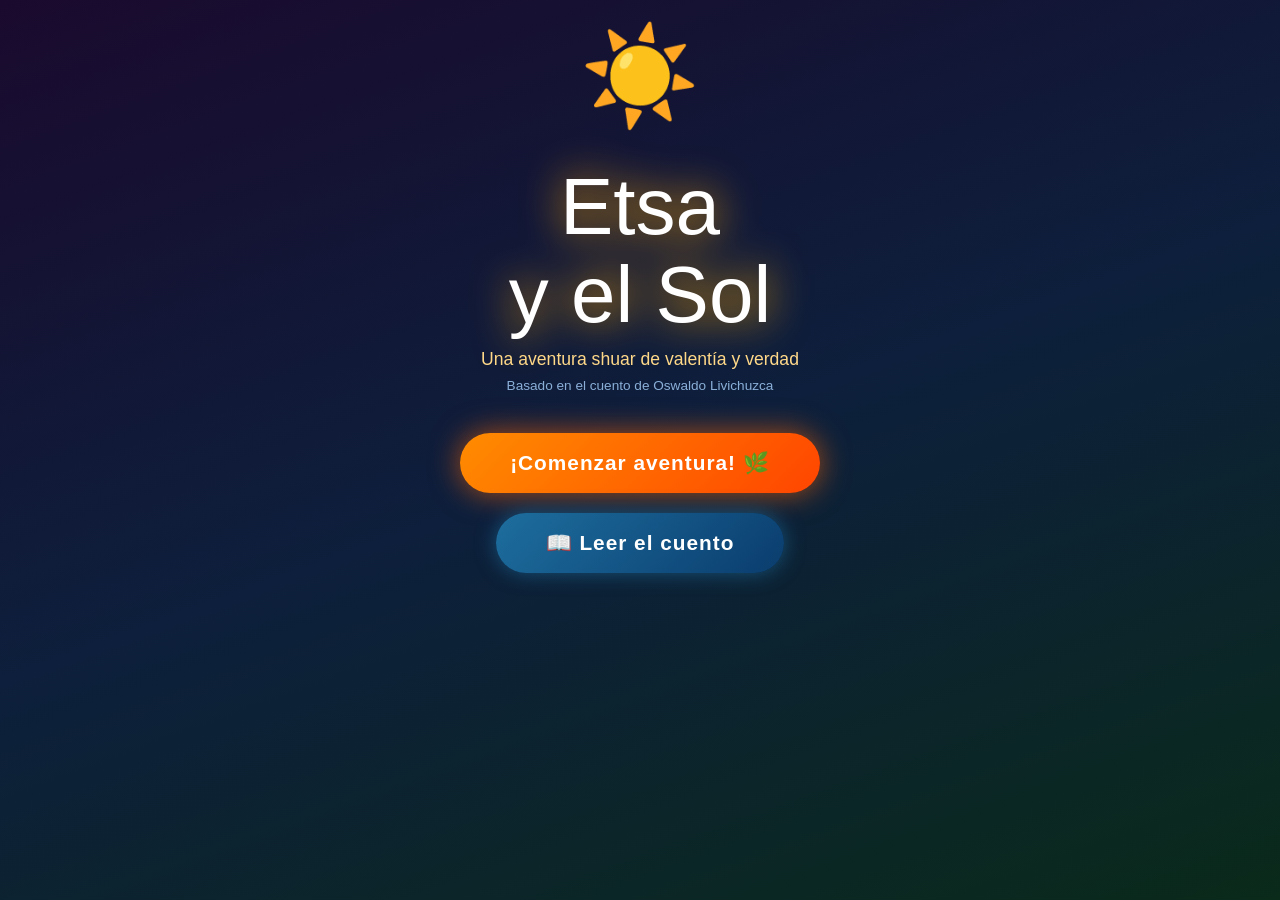
<file: juego5.html>
<!DOCTYPE html>
<html lang="es">
<head>
<meta charset="UTF-8">
<meta name="viewport" content="width=device-width, initial-scale=1.0">
<title>Etsa y el Sol - Aventura Shuar</title>
<style>
  * { margin: 0; padding: 0; box-sizing: border-box; }

  body {
    font-family: 'Segoe UI', sans-serif;
    background: linear-gradient(160deg, #1a0a2e 0%, #0d1f3c 50%, #0a2a1a 100%);
    min-height: 100vh;
    color: white;
    overflow-x: hidden;
  }

  #game-container {
    max-width: 760px;
    margin: 0 auto;
    padding: 20px;
    min-height: 100vh;
    display: flex;
    flex-direction: column;
    align-items: center;
  }

  /* ---- STARS BG ---- */
  .stars {
    position: fixed; top:0; left:0; width:100%; height:100%;
    pointer-events: none; z-index: 0;
    overflow: hidden;
  }
  .star {
    position: absolute; border-radius: 50%;
    background: white; animation: twinkle 2s infinite alternate;
  }
  @keyframes twinkle { from{opacity:.2} to{opacity:1} }

  /* ---- SCREEN SYSTEM ---- */
  .screen { display:none; width:100%; flex-direction:column; align-items:center; z-index:1; position:relative; }
  .screen.active { display:flex; }

  /* ---- TITLE SCREEN ---- */
  .sun-title {
    font-size: clamp(2.5rem, 8vw, 5rem);
    text-align: center;
    line-height: 1.1;
    margin: 20px 0 10px;
    filter: drop-shadow(0 0 20px #ffaa00);
    animation: sunpulse 3s ease-in-out infinite;
  }
  @keyframes sunpulse { 0%,100%{filter:drop-shadow(0 0 15px #ffaa00)} 50%{filter:drop-shadow(0 0 40px #ff6600)} }

  .sun-emoji { font-size: clamp(3rem, 10vw, 6rem); display:block; text-align:center; margin-bottom:10px; }

  .subtitle { font-size: 1.1rem; color: #ffd98a; text-align:center; margin-bottom: 8px; }
  .author-note { font-size: 0.85rem; color: #aad4ff; text-align:center; margin-bottom:30px; opacity:0.8; }

  .btn-start {
    background: linear-gradient(135deg, #ff8c00, #ff4500);
    color: white; border: none; border-radius: 50px;
    padding: 18px 50px; font-size: 1.3rem; cursor: pointer;
    box-shadow: 0 0 30px #ff6600aa;
    transition: transform 0.2s, box-shadow 0.2s;
    font-weight: bold; letter-spacing: 1px;
    margin: 10px;
  }
  .btn-start:hover { transform: scale(1.05); box-shadow: 0 0 45px #ff6600cc; }
  .btn-start:active { transform: scale(0.97); }

  /* ---- PROGRESS BAR ---- */
  .progress-bar-wrap {
    width: 100%; background: rgba(255,255,255,0.1); border-radius:20px;
    margin-bottom: 20px; height: 12px; overflow:hidden;
  }
  .progress-bar-fill {
    height: 100%; border-radius:20px;
    background: linear-gradient(90deg, #ffaa00, #ff4500);
    transition: width 0.6s ease;
  }
  .progress-label { font-size: 0.8rem; color: #ffd98a; margin-bottom:6px; text-align:right; width:100%; }

  /* ---- HEARTS ---- */
  .hearts-row { display:flex; gap:8px; margin-bottom:16px; align-self: flex-start; }
  .heart { font-size: 1.5rem; transition: transform 0.3s; }
  .heart.lost { filter: grayscale(1); opacity:0.3; }
  @keyframes heartlost { 0%{transform:scale(1)} 50%{transform:scale(1.4)} 100%{transform:scale(1)} }

  /* ---- SCENE CARD ---- */
  .scene-card {
    background: rgba(255,255,255,0.07);
    border: 1.5px solid rgba(255,180,0,0.3);
    border-radius: 20px;
    padding: 24px;
    width: 100%;
    margin-bottom: 20px;
    backdrop-filter: blur(4px);
    position: relative;
    overflow: hidden;
  }
  .scene-illustration {
    font-size: clamp(4rem, 12vw, 7rem);
    text-align: center;
    display: block;
    margin-bottom: 12px;
    animation: floatAnim 3s ease-in-out infinite;
  }
  @keyframes floatAnim { 0%,100%{transform:translateY(0)} 50%{transform:translateY(-10px)} }

  .scene-title {
    font-size: 1.25rem; font-weight: bold; text-align:center;
    color: #ffd98a; margin-bottom: 12px; letter-spacing:0.5px;
  }
  .scene-text {
    font-size: 1.05rem; line-height: 1.75; color: #e8d5ff;
    text-align: center;
  }
  .scene-text em { color: #ffcc44; font-style: normal; font-weight: bold; }

  /* ---- CHALLENGE TYPES ---- */

  /* CHOICE */
  .choices-grid {
    display: grid; grid-template-columns: 1fr 1fr;
    gap: 12px; width: 100%; margin-top:4px;
  }
  .choice-btn {
    background: rgba(255,255,255,0.08);
    border: 1.5px solid rgba(255,200,100,0.3);
    border-radius: 16px; padding: 14px 12px;
    color: white; cursor: pointer; font-size: 0.95rem;
    transition: all 0.2s; text-align:center; line-height:1.4;
  }
  .choice-btn:hover { background: rgba(255,200,100,0.18); border-color: #ffcc44; transform: scale(1.03); }
  .choice-btn.correct { background: rgba(50,200,100,0.25); border-color: #50e888; }
  .choice-btn.wrong { background: rgba(220,50,50,0.25); border-color: #ff6666; }
  .choice-btn:disabled { cursor: default; transform:none; }

  /* DRAG ORDER */
  .drag-area { display:flex; flex-direction:column; gap:10px; width:100%; }
  .drag-item {
    background: rgba(255,200,100,0.12);
    border: 1.5px dashed rgba(255,200,100,0.4);
    border-radius: 14px; padding: 12px 16px;
    cursor: grab; font-size: 0.95rem; display:flex;
    align-items:center; gap:10px; transition: all 0.2s;
    user-select:none;
  }
  .drag-item:hover { background: rgba(255,200,100,0.22); }
  .drag-item.dragging { opacity:0.5; }
  .drag-item .drag-icon { font-size:1.3rem; }

  .check-btn {
    background: linear-gradient(135deg, #1d9e75, #0f6e56);
    color: white; border: none; border-radius: 50px;
    padding: 13px 36px; font-size: 1rem; cursor: pointer;
    margin-top: 14px; font-weight: bold; transition: all 0.2s;
  }
  .check-btn:hover { transform: scale(1.04); }

  /* MEMORY */
  .memory-grid {
    display: grid; grid-template-columns: repeat(4, 1fr);
    gap: 10px; width: 100%; margin-top: 6px;
  }
  .mem-card {
    aspect-ratio: 1; border-radius: 12px; cursor:pointer;
    display:flex; align-items:center; justify-content:center;
    font-size: 1.9rem;
    background: linear-gradient(135deg, #2a1560, #1a0a2e);
    border: 1.5px solid rgba(255,200,100,0.25);
    transition: transform 0.3s; position:relative; overflow:hidden;
  }
  .mem-card .card-back { font-size: 1.6rem; }
  .mem-card .card-front {
    position:absolute; font-size:1.9rem;
    transform: rotateY(90deg); transition: transform 0.3s;
  }
  .mem-card.flipped .card-back { transform: rotateY(90deg); transition: transform 0.3s; }
  .mem-card.flipped .card-front { transform: rotateY(0deg); }
  .mem-card.matched { background: rgba(30,160,90,0.3); border-color: #50e888; cursor:default; }
  .mem-card:hover:not(.matched) { transform: scale(1.06); }

  /* PAINT */
  .paint-area { width:100%; }
  .paint-options { display:flex; flex-wrap:wrap; gap:10px; justify-content:center; margin-bottom:12px; }
  .paint-slot {
    border-radius: 14px; border: 2px dashed rgba(255,200,100,0.3);
    padding: 12px; display:flex; align-items:center;
    gap:8px; font-size:0.9rem; background: rgba(255,255,255,0.05);
    min-width: 140px; flex:1;
  }
  .paint-slot .emoji-slot { font-size:1.5rem; }
  .color-choice {
    width: 40px; height: 40px; border-radius: 50%; cursor:pointer;
    border: 3px solid transparent; transition: all 0.2s;
    display:flex; align-items:center; justify-content:center;
    font-size:1.1rem;
  }
  .color-choice:hover, .color-choice.selected { border-color: white; transform: scale(1.15); }
  .color-row { display:flex; gap:10px; flex-wrap:wrap; justify-content:center; margin-bottom:14px; }

  /* FEEDBACK OVERLAY */
  .feedback {
    position: fixed; inset:0; z-index:100;
    display:flex; flex-direction:column;
    align-items:center; justify-content:center;
    pointer-events:none; opacity:0;
    transition: opacity 0.3s;
  }
  .feedback.show { opacity:1; pointer-events:all; }
  .feedback-box {
    background: rgba(10,20,40,0.92);
    border-radius: 24px; padding: 30px 40px;
    text-align:center; border: 2px solid;
    max-width: 400px;
  }
  .feedback-box.good { border-color: #50e888; }
  .feedback-box.bad { border-color: #ff6666; }
  .feedback-icon { font-size: 3.5rem; margin-bottom:10px; display:block; }
  .feedback-msg { font-size: 1.2rem; font-weight:bold; margin-bottom:8px; }
  .feedback-sub { font-size: 0.95rem; color: #aad4ff; margin-bottom:16px; }
  .feedback-continue {
    background: linear-gradient(135deg, #ff8c00, #ff4500);
    color: white; border: none; border-radius: 50px;
    padding: 12px 36px; font-size: 1rem; cursor: pointer; font-weight:bold;
    pointer-events: all;
  }

  /* RESULTS */
  .results-stars { display:flex; gap:12px; justify-content:center; font-size:3rem; margin:20px 0; }
  .results-score { font-size: 2rem; font-weight:bold; color: #ffd98a; text-align:center; }
  .results-msg { font-size:1.1rem; color:#e8d5ff; text-align:center; margin:12px 0 24px; }
  .medals-row { display:flex; gap:20px; justify-content:center; flex-wrap:wrap; margin-bottom:20px; }
  .medal { text-align:center; font-size:0.85rem; color:#aad4ff; }
  .medal .m-icon { font-size:2rem; display:block; }

  /* STORY VIEWER */
  .story-page {
    background: rgba(255,255,255,0.06); border-radius:20px;
    padding: 24px; width:100%; text-align:center; margin-bottom:16px;
  }
  .story-big-emoji { font-size: 4rem; display:block; margin-bottom:12px; }
  .story-text { font-size: 1.05rem; line-height:1.8; color: #e8d5ff; }
  .nav-row { display:flex; gap:12px; justify-content:center; margin-top:8px; }
  .nav-btn {
    background: rgba(255,200,100,0.15); border: 1.5px solid rgba(255,200,100,0.35);
    color: white; border-radius: 50px; padding: 10px 28px;
    cursor:pointer; font-size:0.95rem; transition: all 0.2s;
  }
  .nav-btn:hover { background: rgba(255,200,100,0.3); }
  .nav-btn:disabled { opacity:0.3; cursor:default; }

  /* WORD SCRAMBLE */
  .scramble-letters {
    display:flex; flex-wrap:wrap; gap:8px; justify-content:center;
    margin: 12px 0; min-height:60px;
  }
  .letter-tile {
    width:44px; height:44px; border-radius:10px;
    background: linear-gradient(135deg, #533abc, #2a1560);
    border: 1.5px solid rgba(200,160,255,0.4);
    display:flex; align-items:center; justify-content:center;
    font-size:1.3rem; font-weight:bold; cursor:pointer;
    transition: all 0.2s; user-select:none;
  }
  .letter-tile:hover { transform:scale(1.1); }
  .letter-tile.used { opacity:0.2; cursor:default; transform:none; }
  .answer-row {
    display:flex; gap:8px; justify-content:center; margin-bottom:12px;
    flex-wrap:wrap; min-height: 54px;
  }
  .answer-slot {
    width:44px; height:44px; border-radius:10px;
    background: rgba(255,200,100,0.08);
    border: 2px dashed rgba(255,200,100,0.35);
    display:flex; align-items:center; justify-content:center;
    font-size:1.3rem; font-weight:bold; cursor:pointer;
    transition: all 0.2s;
  }
  .answer-slot.filled { background: rgba(255,200,100,0.2); border-style:solid; border-color: #ffcc44; }

  /* FIREWORKS */
  .firework { position:fixed; pointer-events:none; z-index:200; font-size:1.5rem; animation: fly 1.2s ease-out forwards; }
  @keyframes fly { 0%{transform:translateY(0) scale(0); opacity:1} 100%{transform:translateY(-200px) scale(1.5); opacity:0} }

  /* NAV TOP */
  .top-bar {
    display:flex; align-items:center; justify-content:space-between;
    width:100%; margin-bottom:16px; z-index:2; position:relative;
  }
  .score-badge {
    background: rgba(255,200,0,0.15); border: 1.5px solid rgba(255,200,0,0.3);
    border-radius: 50px; padding: 6px 16px; font-size: 0.9rem; color: #ffd98a;
  }
  .chapter-badge {
    background: rgba(150,100,255,0.15); border: 1.5px solid rgba(150,100,255,0.3);
    border-radius: 50px; padding: 6px 16px; font-size: 0.85rem; color: #c8b4ff;
  }

  @media(max-width:500px) {
    .choices-grid { grid-template-columns:1fr; }
    .memory-grid { grid-template-columns: repeat(4,1fr); }
  }
</style>
</head>
<body>

<div class="stars" id="stars"></div>

<div id="game-container">

  <!-- TITLE SCREEN -->
  <div class="screen active" id="screen-title">
    <span class="sun-emoji">☀️</span>
    <div class="sun-title">Etsa<br>y el Sol</div>
    <p class="subtitle">Una aventura shuar de valentía y verdad</p>
    <p class="author-note">Basado en el cuento de Oswaldo Livichuzca</p>
    <button class="btn-start" onclick="startGame()">¡Comenzar aventura! 🌿</button>
    <button class="btn-start" style="background:linear-gradient(135deg,#1d6e9e,#0a3d6e); box-shadow: 0 0 20px #1d6e9eaa;" onclick="showStory()">📖 Leer el cuento</button>
  </div>

  <!-- STORY READER -->
  <div class="screen" id="screen-story">
    <div class="top-bar">
      <button class="nav-btn" onclick="goTitle()" style="padding:8px 18px;">← Volver</button>
      <span class="chapter-badge" id="story-counter">Página 1 / 8</span>
    </div>
    <div class="story-page" id="story-page-content"></div>
    <div class="nav-row">
      <button class="nav-btn" id="story-prev" onclick="storyNav(-1)">◀ Anterior</button>
      <button class="nav-btn" id="story-next" onclick="storyNav(1)">Siguiente ▶</button>
    </div>
    <button class="btn-start" style="margin-top:16px;" onclick="startGame()">¡Jugar ahora! 🎮</button>
  </div>

  <!-- GAME SCREEN -->
  <div class="screen" id="screen-game">
    <div class="top-bar">
      <div class="hearts-row" id="hearts-display"></div>
      <div class="score-badge">⭐ <span id="score-display">0</span></div>
    </div>
    <div class="progress-label" id="progress-label">Desafío 1 de 8</div>
    <div class="progress-bar-wrap">
      <div class="progress-bar-fill" id="progress-bar" style="width:0%"></div>
    </div>
    <div id="challenge-area" style="width:100%;"></div>
  </div>

  <!-- RESULTS SCREEN -->
  <div class="screen" id="screen-results">
    <span class="sun-emoji">🌟</span>
    <div class="sun-title" style="font-size:2rem">¡Aventura<br>completada!</div>
    <div class="results-stars" id="results-stars"></div>
    <div class="results-score" id="results-score"></div>
    <div class="results-msg" id="results-msg"></div>
    <div class="medals-row" id="medals-row"></div>
    <button class="btn-start" onclick="startGame()">Jugar otra vez 🔄</button>
    <button class="btn-start" style="background:linear-gradient(135deg,#1d6e9e,#0a3d6e); box-shadow:0 0 20px #1d6e9eaa; margin-top:8px;" onclick="goTitle()">🏠 Inicio</button>
  </div>

</div>

<!-- FEEDBACK OVERLAY -->
<div class="feedback" id="feedback-overlay">
  <div class="feedback-box" id="feedback-box">
    <span class="feedback-icon" id="feedback-icon"></span>
    <div class="feedback-msg" id="feedback-msg"></div>
    <div class="feedback-sub" id="feedback-sub"></div>
    <button class="feedback-continue" onclick="nextChallenge()">Continuar ▶</button>
  </div>
</div>

<script>
// ===== STARS =====
(function(){
  const c = document.getElementById('stars');
  for(let i=0;i<60;i++){
    const s = document.createElement('div');
    s.className='star';
    s.style.cssText=`width:${Math.random()*3+1}px;height:${s.style.width};left:${Math.random()*100}%;top:${Math.random()*100}%;animation-delay:${Math.random()*3}s;animation-duration:${1.5+Math.random()*2}s`;
    c.appendChild(s);
  }
})();

// ===== STATE =====
let hearts = 3;
let score = 0;
let currentChallenge = 0;
let challengeAnswered = false;
let dragSource = null;
let memFlipped = [];
let memMatched = 0;
let memCards = [];
let selectedColor = null;
let paintAnswers = {};
let scrambleAnswer = [];
let scrambleTarget = '';

// ===== STORY DATA =====
const storyPages = [
  { emoji:'🌿', text:'En lo profundo de la selva del cantón Limón Indanza, las voces antiguas todavía susurran historias entre los árboles y los ríos. Este es el mito de <em>Etsa</em>, el Sol, un ser sabio que vivió entre los hombres y cuidó el equilibrio de la selva.' },
  { emoji:'👹', text:'Había un espíritu malévolo llamado <em>Iwia</em>. Este ser terrible atrapaba a los shuar en su bolsa de cuero y los devoraba. Un día, capturó a una pareja de humanos, pero dejó con vida a su pequeño hijo: <em>Etsa</em>.' },
  { emoji:'🌱', text:'Etsa creció creyendo que Iwia era su verdadero padre. Pero los dioses le dieron un don especial: era el señor de los animales diurnos y podía transformarse en cualquier criatura del día.' },
  { emoji:'🕊️', text:'Una noche, Etsa encontró a <em>Yápankam</em>, una palomita blanca que seguía cantando sola. "¿También me quitarás la vida?" preguntó ella. Etsa respondió: "No, ya he causado demasiado silencio."' },
  { emoji:'💥', text:'Entonces, Yápankam le reveló la verdad: <em>Iwia no era su padre</em>. Él fue quien devoró a sus verdaderos padres. Un rugido nació en el corazón de Etsa y los recuerdos regresaron como un trueno.' },
  { emoji:'🦅', text:'Etsa recogió todas las plumas que encontró, las puso en su bodoquera y sopló con la fuerza del Sol. ¡Miles de aves renacieron! Sus cantos llenaron la selva como una gran fiesta de colores y sonidos.' },
  { emoji:'👨‍🏫', text:'Después de muchos años, Etsa se convirtió en maestro de la comunidad. Allí conoció a <em>Kujancham</em>, un joven cazador impaciente. Aunque Etsa le enseñó a respetar la naturaleza, Kujancham muchas veces desoía sus enseñanzas.' },
  { emoji:'☀️', text:'Kujancham comió del fruto prohibido. Entonces, Etsa subió al cielo y cortó la escalera que unía el mundo con los dioses. Desde ese día, el Sol quedó arriba, vigilando desde lo alto. <em>"Nadie debe romper la armonía de la selva. Cada ser merece vivir."</em>' },
];

let storyPage = 0;
function showStory() {
  storyPage = 0;
  renderStoryPage();
  setScreen('story');
}
function renderStoryPage() {
  const p = storyPages[storyPage];
  document.getElementById('story-page-content').innerHTML = `
    <span class="story-big-emoji">${p.emoji}</span>
    <p class="story-text">${p.text}</p>
  `;
  document.getElementById('story-counter').textContent = `Página ${storyPage+1} / ${storyPages.length}`;
  document.getElementById('story-prev').disabled = storyPage === 0;
  document.getElementById('story-next').disabled = storyPage === storyPages.length-1;
}
function storyNav(d) { storyPage = Math.max(0,Math.min(storyPages.length-1,storyPage+d)); renderStoryPage(); }
function goTitle() { setScreen('title'); }

// ===== CHALLENGES =====
const challenges = [
  {
    type: 'choice',
    emoji: '👹',
    title: '¿Quién era Iwia?',
    text: 'En la selva vivía un espíritu terrible. ¿Qué hacía Iwia con los shuar?',
    options: [
      { text: '🍃 Los ayudaba a cazar', correct: false },
      { text: '💼 Los encerraba en su bolsa y los devoraba', correct: true },
      { text: '🎵 Les enseñaba canciones', correct: false },
      { text: '🌊 Los llevaba al río', correct: false },
    ],
    feedback_good: '¡Muy bien! Iwia era un ser malévolo que atrapaba a los shuar.',
    feedback_bad: 'Iwia era muy peligroso: atrapaba a los shuar en su bolsa de cuero.',
  },
  {
    type: 'scramble',
    emoji: '🕊️',
    title: 'Completa la palabra',
    text: 'La palomita blanca que habló con Etsa se llamaba...',
    word: 'YAPANKAM',
    hint: 'Pista: Era un ave que cantaba sola entre las montañas',
    feedback_good: '¡Correcto! Yápankam era la palomita que le dijo la verdad a Etsa.',
    feedback_bad: 'La palomita se llamaba YÁPANKAM. Era muy valiente al decir la verdad.',
  },
  {
    type: 'memory',
    emoji: '🧠',
    title: 'Juego de memoria',
    text: 'Encuentra los pares de personajes y elementos del cuento. ¡Voltea las tarjetas!',
    pairs: ['☀️','👹','🕊️','🌿','🦅','🌳'],
    feedback_good: '¡Increíble memoria! Recuerdas muy bien los elementos del cuento.',
    feedback_bad: 'No importa, lo importante es intentarlo. ¡Sigue practicando!',
  },
  {
    type: 'order',
    emoji: '📖',
    title: 'Ordena la historia',
    text: 'Arrastra los eventos en el orden correcto, ¡del primero al último!',
    items: [
      { id:0, text:'🕊️ Yápankam revela la verdad a Etsa', order:2 },
      { id:1, text:'👹 Iwia devora a los padres de Etsa', order:0 },
      { id:2, text:'🦅 Miles de aves renacen', order:3 },
      { id:3, text:'🌱 Etsa crece creyendo que Iwia es su padre', order:1 },
    ],
    feedback_good: '¡Excelente! Recuerdas perfectamente el orden de la historia.',
    feedback_bad: 'El orden correcto es: Iwia devora → Etsa crece → Yápankam habla → Aves renacen.',
  },
  {
    type: 'choice',
    emoji: '🦅',
    title: 'El poder de Etsa',
    text: '¿Cómo hizo Etsa para que las aves volvieran a la vida?',
    options: [
      { text: '🌧️ Llamó a la lluvia', correct: false },
      { text: '🪄 Usó magia de los dioses', correct: false },
      { text: '🪶 Recogió plumas, las puso en su bodoquera y sopló', correct: true },
      { text: '🌱 Plantó árboles especiales', correct: false },
    ],
    feedback_good: '¡Exacto! Sopló con la fuerza del Sol y renacieron miles de aves.',
    feedback_bad: 'Etsa recogió plumas, las puso en su bodoquera y sopló. ¡Las aves renacieron!',
  },
  {
    type: 'paint',
    emoji: '🎨',
    title: '¡Colorea el cuento!',
    text: 'Elige el color correcto para cada elemento del cuento shuar.',
    slots: [
      { emoji:'☀️', name:'El Sol (Etsa)', correct:'amarillo', options:['amarillo','azul','verde','rojo'] },
      { emoji:'🌿', name:'La selva', correct:'verde', options:['amarillo','rojo','verde','morado'] },
      { emoji:'🌙', name:'La noche de Iwia', correct:'morado', options:'azul,amarillo,morado,verde'.split(',') },
    ],
    feedback_good: '¡Qué artista! Elegiste los colores perfectos para el cuento.',
    feedback_bad: 'El Sol es amarillo, la selva es verde, y la noche de Iwia es oscura/morada.',
  },
  {
    type: 'choice',
    emoji: '👨‍🏫',
    title: 'Kujancham y la enseñanza',
    text: '¿Qué hizo mal Kujancham que enojó a Etsa?',
    options: [
      { text: '🏃 Corrió más rápido que Etsa', correct: false },
      { text: '🍎 Comió del fruto prohibido del árbol sagrado', correct: true },
      { text: '💧 Bebió agua del río equivocado', correct: false },
      { text: '🎯 Cazó sin permiso', correct: false },
    ],
    feedback_good: '¡Correcto! Kujancham rompió la regla más importante: no comer del fruto prohibido.',
    feedback_bad: 'Kujancham comió del fruto prohibido del árbol de numpi. Rompió el equilibrio.',
  },
  {
    type: 'choice',
    emoji: '💡',
    title: 'La moraleja del cuento',
    text: '¿Cuál es la enseñanza más importante del cuento de Etsa?',
    options: [
      { text: '🏆 Los más fuertes siempre ganan', correct: false },
      { text: '🤫 Es mejor guardar secretos', correct: false },
      { text: '🌿 Nadie debe romper la armonía de la selva. Cada ser merece vivir.', correct: true },
      { text: '🏠 Nunca salgas de tu casa', correct: false },
    ],
    feedback_good: '¡Perfecto! Aprendiste la moraleja del cuento shuar. ¡Eres muy sabio/a!',
    feedback_bad: 'La moraleja es: "Nadie debe romper la armonía de la selva. Cada ser merece vivir."',
  },
];

// ===== GAME FLOW =====
function startGame() {
  hearts = 3;
  score = 0;
  currentChallenge = 0;
  challengeAnswered = false;
  setScreen('game');
  renderChallenge();
}

function renderChallenge() {
  challengeAnswered = false;
  const c = challenges[currentChallenge];
  updateHUD();
  const area = document.getElementById('challenge-area');
  area.innerHTML = '';

  const card = document.createElement('div');
  card.className = 'scene-card';
  card.innerHTML = `
    <span class="scene-illustration">${c.emoji}</span>
    <div class="scene-title">${c.title}</div>
    <div class="scene-text">${c.text}</div>
  `;
  area.appendChild(card);

  const challengeDiv = document.createElement('div');
  challengeDiv.style.width = '100%';

  switch(c.type) {
    case 'choice': renderChoice(c, challengeDiv); break;
    case 'order': renderOrder(c, challengeDiv); break;
    case 'memory': renderMemory(c, challengeDiv); break;
    case 'paint': renderPaint(c, challengeDiv); break;
    case 'scramble': renderScramble(c, challengeDiv); break;
  }
  area.appendChild(challengeDiv);
}

function updateHUD() {
  document.getElementById('score-display').textContent = score;
  const h = document.getElementById('hearts-display');
  h.innerHTML = '';
  for(let i=0;i<3;i++){
    const hrt = document.createElement('span');
    hrt.className = 'heart' + (i >= hearts ? ' lost' : '');
    hrt.textContent = '❤️';
    h.appendChild(hrt);
  }
  const prog = ((currentChallenge) / challenges.length) * 100;
  document.getElementById('progress-bar').style.width = prog + '%';
  document.getElementById('progress-label').textContent = `Desafío ${currentChallenge+1} de ${challenges.length}`;
}

// ===== CHOICE =====
function renderChoice(c, el) {
  const grid = document.createElement('div');
  grid.className = 'choices-grid';
  c.options.forEach((opt, i) => {
    const btn = document.createElement('button');
    btn.className = 'choice-btn';
    btn.textContent = opt.text;
    btn.onclick = () => {
      if(challengeAnswered) return;
      challengeAnswered = true;
      grid.querySelectorAll('.choice-btn').forEach(b => b.disabled=true);
      if(opt.correct) {
        btn.classList.add('correct');
        score += 10;
        showFeedback(true, '¡Correcto! 🎉', c.feedback_good);
      } else {
        btn.classList.add('wrong');
        grid.querySelectorAll('.choice-btn')[c.options.findIndex(o=>o.correct)].classList.add('correct');
        loseHeart();
        showFeedback(false, '¡Casi! 😅', c.feedback_bad);
      }
    };
    grid.appendChild(btn);
  });
  el.appendChild(grid);
}

// ===== SCRAMBLE =====
function renderScramble(c, el) {
  scrambleTarget = c.word;
  scrambleAnswer = [];
  const letters = c.word.split('').map((l,i)=>({l,i,used:false}));
  // shuffle
  for(let i=letters.length-1;i>0;i--){const j=Math.floor(Math.random()*(i+1));[letters[i],letters[j]]=[letters[j],letters[i]];}

  const hint = document.createElement('p');
  hint.style.cssText='text-align:center;color:#aad4ff;font-size:0.85rem;margin-bottom:12px;';
  hint.textContent = c.hint;
  el.appendChild(hint);

  const ansRow = document.createElement('div');
  ansRow.className = 'answer-row';
  ansRow.id = 'ans-row';
  for(let i=0;i<c.word.length;i++){
    const slot = document.createElement('div');
    slot.className='answer-slot';
    slot.id='slot-'+i;
    slot.onclick=()=>removeFromAnswer(i);
    ansRow.appendChild(slot);
  }
  el.appendChild(ansRow);

  const letRow = document.createElement('div');
  letRow.className = 'scramble-letters';
  letRow.id = 'let-row';
  letters.forEach((obj,idx)=>{
    const tile = document.createElement('div');
    tile.className='letter-tile';
    tile.id='tile-'+idx;
    tile.textContent=obj.l;
    tile.dataset.letter=obj.l;
    tile.dataset.origIdx=obj.i;
    tile.onclick=()=>addToAnswer(tile, obj.l, idx);
    letRow.appendChild(tile);
  });
  el.appendChild(letRow);

  const checkBtn = document.createElement('button');
  checkBtn.className='check-btn';
  checkBtn.style.display='block';checkBtn.style.margin='12px auto 0';
  checkBtn.textContent='✅ Comprobar';
  checkBtn.onclick=()=>{
    if(challengeAnswered) return;
    const ans = scrambleAnswer.map(x=>x||'').join('');
    if(ans === scrambleTarget){
      challengeAnswered=true;
      score+=10;
      showFeedback(true,'¡Correcto! 🎉',c.feedback_good);
    } else if(ans.length === scrambleTarget.length){
      challengeAnswered=true;
      loseHeart();
      showFeedback(false,'¡Casi! 😅',c.feedback_bad);
    }
  };
  el.appendChild(checkBtn);
}

function addToAnswer(tile, letter, tileIdx) {
  if(tile.classList.contains('used')) return;
  const pos = scrambleAnswer.findIndex(x=>x===null||x===undefined);
  const nextPos = scrambleAnswer.length < scrambleTarget.length ? scrambleAnswer.length : -1;
  const slot = nextPos >= 0 ? document.getElementById('slot-'+scrambleAnswer.length) : null;
  if(scrambleAnswer.length >= scrambleTarget.length) return;
  const slotsAll = document.querySelectorAll('.answer-slot');
  let emptySlot = -1;
  for(let i=0;i<slotsAll.length;i++){ if(!slotsAll[i].classList.contains('filled')){emptySlot=i;break;} }
  if(emptySlot<0) return;
  slotsAll[emptySlot].textContent=letter;
  slotsAll[emptySlot].classList.add('filled');
  slotsAll[emptySlot].dataset.tileIdx=tileIdx;
  tile.classList.add('used');
  if(!scrambleAnswer[emptySlot]) scrambleAnswer[emptySlot]=letter;
  else scrambleAnswer.push(letter);
  scrambleAnswer[emptySlot]=letter;
}

function removeFromAnswer(slotIdx) {
  const slot = document.getElementById('slot-'+slotIdx);
  if(!slot||!slot.classList.contains('filled')) return;
  const tileIdx = slot.dataset.tileIdx;
  slot.textContent=''; slot.classList.remove('filled'); slot.dataset.tileIdx='';
  scrambleAnswer[slotIdx]=null;
  const tile = document.getElementById('tile-'+tileIdx);
  if(tile) tile.classList.remove('used');
}

// ===== ORDER =====
function renderOrder(c, el) {
  const items = [...c.items].sort(()=>Math.random()-0.5);
  const area = document.createElement('div');
  area.className='drag-area';
  area.id='drag-area';

  items.forEach((item,i)=>{
    const div=document.createElement('div');
    div.className='drag-item';
    div.draggable=true;
    div.dataset.id=item.id;
    div.innerHTML=`<span class="drag-icon">☰</span><span>${item.text}</span>`;
    div.addEventListener('dragstart',e=>{dragSource=div;div.classList.add('dragging');});
    div.addEventListener('dragend',()=>{div.classList.remove('dragging');dragSource=null;});
    div.addEventListener('dragover',e=>{e.preventDefault();});
    div.addEventListener('drop',e=>{
      e.preventDefault();
      if(dragSource&&dragSource!==div){
        const par=div.parentNode;
        const all=[...par.children];
        const si=all.indexOf(dragSource), di=all.indexOf(div);
        if(si<di) par.insertBefore(dragSource,div.nextSibling);
        else par.insertBefore(dragSource,div);
      }
    });
    area.appendChild(div);
  });
  el.appendChild(area);

  const checkBtn=document.createElement('button');
  checkBtn.className='check-btn';checkBtn.style.display='block';checkBtn.style.margin='14px auto 0';
  checkBtn.textContent='✅ ¡Listo!';
  checkBtn.onclick=()=>{
    if(challengeAnswered)return;
    const currentOrder=[...document.querySelectorAll('#drag-area .drag-item')].map(d=>parseInt(d.dataset.id));
    const correctOrder=[...c.items].sort((a,b)=>a.order-b.order).map(i=>i.id);
    if(JSON.stringify(currentOrder)===JSON.stringify(correctOrder)){
      challengeAnswered=true;score+=10;
      showFeedback(true,'¡Orden correcto! 🎉',c.feedback_good);
    } else {
      challengeAnswered=true;loseHeart();
      showFeedback(false,'¡Casi! 😅',c.feedback_bad);
    }
  };
  el.appendChild(checkBtn);
}

// ===== MEMORY =====
function renderMemory(c, el) {
  memFlipped=[];memMatched=0;
  const pairsArr = [...c.pairs,...c.pairs].sort(()=>Math.random()-0.5);
  memCards = pairsArr;
  const grid=document.createElement('div');grid.className='memory-grid';grid.id='mem-grid';
  pairsArr.forEach((sym,idx)=>{
    const card=document.createElement('div');card.className='mem-card';card.dataset.sym=sym;card.dataset.idx=idx;
    card.innerHTML=`<span class="card-back">🟣</span><span class="card-front">${sym}</span>`;
    card.onclick=()=>flipCard(card,idx,sym,c);
    grid.appendChild(card);
  });
  el.appendChild(grid);
}

function flipCard(card,idx,sym,c){
  if(challengeAnswered||card.classList.contains('matched')||card.classList.contains('flipped')||memFlipped.length>=2) return;
  card.classList.add('flipped');
  memFlipped.push({card,sym,idx});
  if(memFlipped.length===2){
    if(memFlipped[0].sym===memFlipped[1].sym){
      memFlipped.forEach(x=>x.card.classList.add('matched'));
      memMatched++;memFlipped=[];
      if(memMatched===memCards.length/2){
        challengeAnswered=true;score+=10;
        setTimeout(()=>showFeedback(true,'¡Memoria perfecta! 🧠',c.feedback_good),300);
      }
    } else {
      setTimeout(()=>{memFlipped.forEach(x=>x.card.classList.remove('flipped'));memFlipped=[];},900);
    }
  }
}

// ===== PAINT =====
const colorMap = { amarillo:'#FFD700',verde:'#22bb55',azul:'#2299ff',rojo:'#ff4444',morado:'#9944ff',naranja:'#ff8c00' };
function renderPaint(c, el) {
  paintAnswers = {};
  const area=document.createElement('div');area.className='paint-area';
  c.slots.forEach((slot,si)=>{
    const slotDiv=document.createElement('div');slotDiv.className='paint-slot';
    slotDiv.innerHTML=`<span class="emoji-slot">${slot.emoji}</span><span>${slot.name}</span>`;
    slotDiv.id='pslot-'+si;
    area.appendChild(slotDiv);
    const colorRow=document.createElement('div');colorRow.className='color-row';
    slot.options.forEach(col=>{
      const btn=document.createElement('div');btn.className='color-choice';
      btn.style.background=colorMap[col]||col;
      btn.title=col;btn.dataset.col=col;btn.dataset.si=si;
      btn.onclick=()=>selectPaintColor(btn,si,col,slot,c);
      colorRow.appendChild(btn);
    });
    area.appendChild(colorRow);
  });
  el.appendChild(area);
}

function selectPaintColor(btn,si,col,slot,c){
  document.querySelectorAll(`.color-choice[data-si="${si}"]`).forEach(b=>b.classList.remove('selected'));
  btn.classList.add('selected');
  paintAnswers[si]=col;
  document.getElementById('pslot-'+si).style.borderColor=colorMap[col];
  document.getElementById('pslot-'+si).style.background=colorMap[col]+'22';
  if(Object.keys(paintAnswers).length===c.slots.length){
    const allCorrect=c.slots.every((s,i)=>paintAnswers[i]===s.correct);
    if(!challengeAnswered){
      challengeAnswered=true;
      if(allCorrect){score+=10;showFeedback(true,'¡Artista shuar! 🎨',c.feedback_good);}
      else{loseHeart();showFeedback(false,'¡Casi! 😅',c.feedback_bad);}
    }
  }
}

// ===== FEEDBACK =====
function showFeedback(good, title, sub) {
  const overlay=document.getElementById('feedback-overlay');
  const box=document.getElementById('feedback-box');
  document.getElementById('feedback-icon').textContent = good ? '🎉' : '😅';
  document.getElementById('feedback-msg').textContent = title;
  document.getElementById('feedback-sub').textContent = sub;
  box.className='feedback-box '+(good?'good':'bad');
  overlay.classList.add('show');
  if(good) spawnFireworks();
}

function nextChallenge() {
  document.getElementById('feedback-overlay').classList.remove('show');
  currentChallenge++;
  if(currentChallenge >= challenges.length) {
    showResults();
  } else {
    renderChallenge();
  }
}

function loseHeart() {
  hearts = Math.max(0,hearts-1);
}

// ===== RESULTS =====
function showResults() {
  setScreen('results');
  const pct = score / (challenges.length * 10);
  let stars = pct >= 0.8 ? 3 : pct >= 0.5 ? 2 : 1;
  document.getElementById('results-stars').textContent = '⭐'.repeat(stars) + '☆'.repeat(3-stars);
  document.getElementById('results-score').textContent = `${score} / ${challenges.length*10} puntos`;
  let msg = stars===3 ? '¡Eres un verdadero guardián de la selva shuar! 🌿☀️' : stars===2 ? '¡Muy bien! Etsa estaría orgulloso/a de ti. 🦅' : '¡Sigue aprendiendo sobre la cultura shuar! 📖';
  document.getElementById('results-msg').textContent = msg;
  const medals = [
    { icon:'🌿', name:'Guardián de la selva' },
    { icon:'☀️', name:'Amigo de Etsa' },
    { icon:'🕊️', name:'Amigo de Yápankam' },
  ];
  const mr=document.getElementById('medals-row');mr.innerHTML='';
  medals.slice(0,stars).forEach(m=>{
    const d=document.createElement('div');d.className='medal';
    d.innerHTML=`<span class="m-icon">${m.icon}</span>${m.name}`;mr.appendChild(d);
  });
  spawnFireworks();
}

// ===== FIREWORKS =====
function spawnFireworks() {
  const emojis=['🌟','⭐','✨','🎉','🎊','💫','🌈'];
  for(let i=0;i<8;i++){
    setTimeout(()=>{
      const el=document.createElement('div');el.className='firework';
      el.style.left=Math.random()*90+'vw';el.style.top='80vh';
      el.textContent=emojis[Math.floor(Math.random()*emojis.length)];
      document.body.appendChild(el);
      setTimeout(()=>el.remove(),1400);
    },i*120);
  }
}

// ===== UTILS =====
function setScreen(name) {
  document.querySelectorAll('.screen').forEach(s=>s.classList.remove('active'));
  document.getElementById('screen-'+name).classList.add('active');
  window.scrollTo(0,0);
}
</script>
</body>
</html>
</file>
